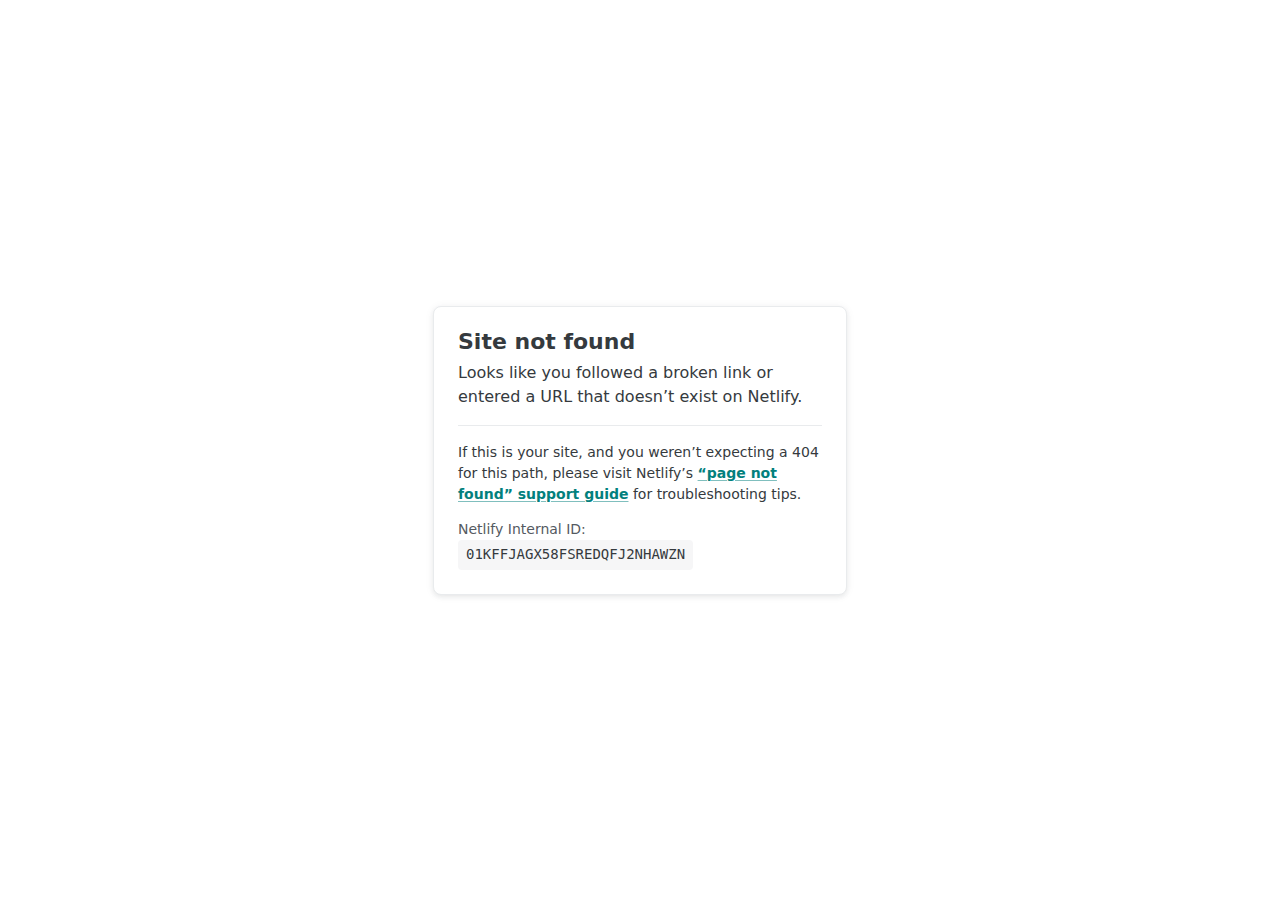
<file: index.html>
<!doctype html><html lang=en><meta charset=utf-8><meta name=viewport content="width=device-width,initial-scale=1"><title>Site not found</title><style>:root{--colorRgbFacetsTeal600:2 128 125;--colorTealAction:var(--colorRgbFacetsTeal600);--colorRgbFacetsNeutralLight100:246 246 247;--colorRgbFacetsNeutralLight200:233 235 237;--colorHr:var(--colorRgbFacetsNeutralLight200);--colorRgbFacetsNeutralLight700:53 58 62;--colorGrayDarkest:var(--colorRgbFacetsNeutralLight700);--colorGrayLighter:var(--colorRgbFacetsNeutralLight200);--colorGrayLightest:var(--colorRgbFacetsNeutralLight100);--colorText:var(--colorGrayDarkest);--effectShadowLightShallow:0 1px 10px 0 rgb(53 58 62 / 6%),
          0 2px 4px 0 rgb(53 58 62 / 8%);--colorRgbFacetsNeutralDark900:6 11 16;--colorStackText:rgb(var(--colorGrayDarkest));--colorCodeText:rgb(var(--colorGrayLightest));--colorRgbFacetsNeutralLight600:84 90 97;--colorGrayDarker:var(--colorRgbFacetsNeutralLight600);--colorTextMuted:var(--colorGrayDarker)}body{font-family:system-ui,-apple-system,BlinkMacSystemFont,segoe ui,Roboto,Helvetica,Arial,sans-serif,apple color emoji,segoe ui emoji,segoe ui symbol;background:#fff;overflow:hidden;margin:0;padding:0;line-height:1.5;color:rgb(var(--colorText))}@media(prefers-color-scheme:dark){body{background:rgb(var(--colorRgbFacetsNeutralDark900))}}h1{margin:0;font-size:1.375rem;line-height:1}h1+p{margin-top:8px}.main{position:relative;display:flex;flex-direction:column;align-items:center;justify-content:center;height:100vh;width:100vw}.card{position:relative;width:75%;max-width:364px;padding:24px;background:#fff;border-radius:8px;box-shadow:var(--effectShadowLightShallow);border:1px solid rgb(var(--colorGrayLighter))}a{margin:0;font-weight:600;color:rgb(var(--colorTealAction));text-decoration-skip-ink:all;text-decoration-thickness:1px;text-underline-offset:2px;text-decoration-color:rgb(var(--colorTealAction)/.5);transition:text-decoration-color .15s ease-in-out}a:hover,a:focus-visible{text-decoration-color:rgb(var(--colorTealAction))}p:last-of-type{margin-bottom:0}hr{border:0;height:1px;background:rgb(var(--colorHr));margin-top:16px;margin-bottom:16px}.your-site{font-size:.875rem}.internal-id{font-size:.875rem;color:rgb(var(--colorTextMuted))}.inline-code{display:inline-block;background-color:var(--colorCodeText);color:var(--colorStackText);padding:4px 8px;border-radius:4px;font-size:.875rem;overflow-wrap:anywhere;font-family:ui-monospace,SFMono-Regular,Menlo,Monaco,Consolas,liberation mono,courier new,monospace;user-select:all}</style><div class=main><div class=card><h1>Site not found</h1><p>Looks like you followed a broken link or entered a URL that doesn’t
exist on Netlify.<hr><p class=your-site>If this is your site, and you weren’t expecting a 404 for this path,
please visit Netlify’s
<a href="https://answers.netlify.com/t/support-guide-i-ve-deployed-my-site-but-i-still-see-page-not-found/125?utm_source=404page&utm_campaign=community_tracking">“page not found” support guide</a>
for troubleshooting tips.<p class=internal-id>Netlify Internal ID:
<span class="inline-code request-id"><code>01KFFJAGX58FSREDQFJ2NHAWZN</code></span></div></div>
</file>
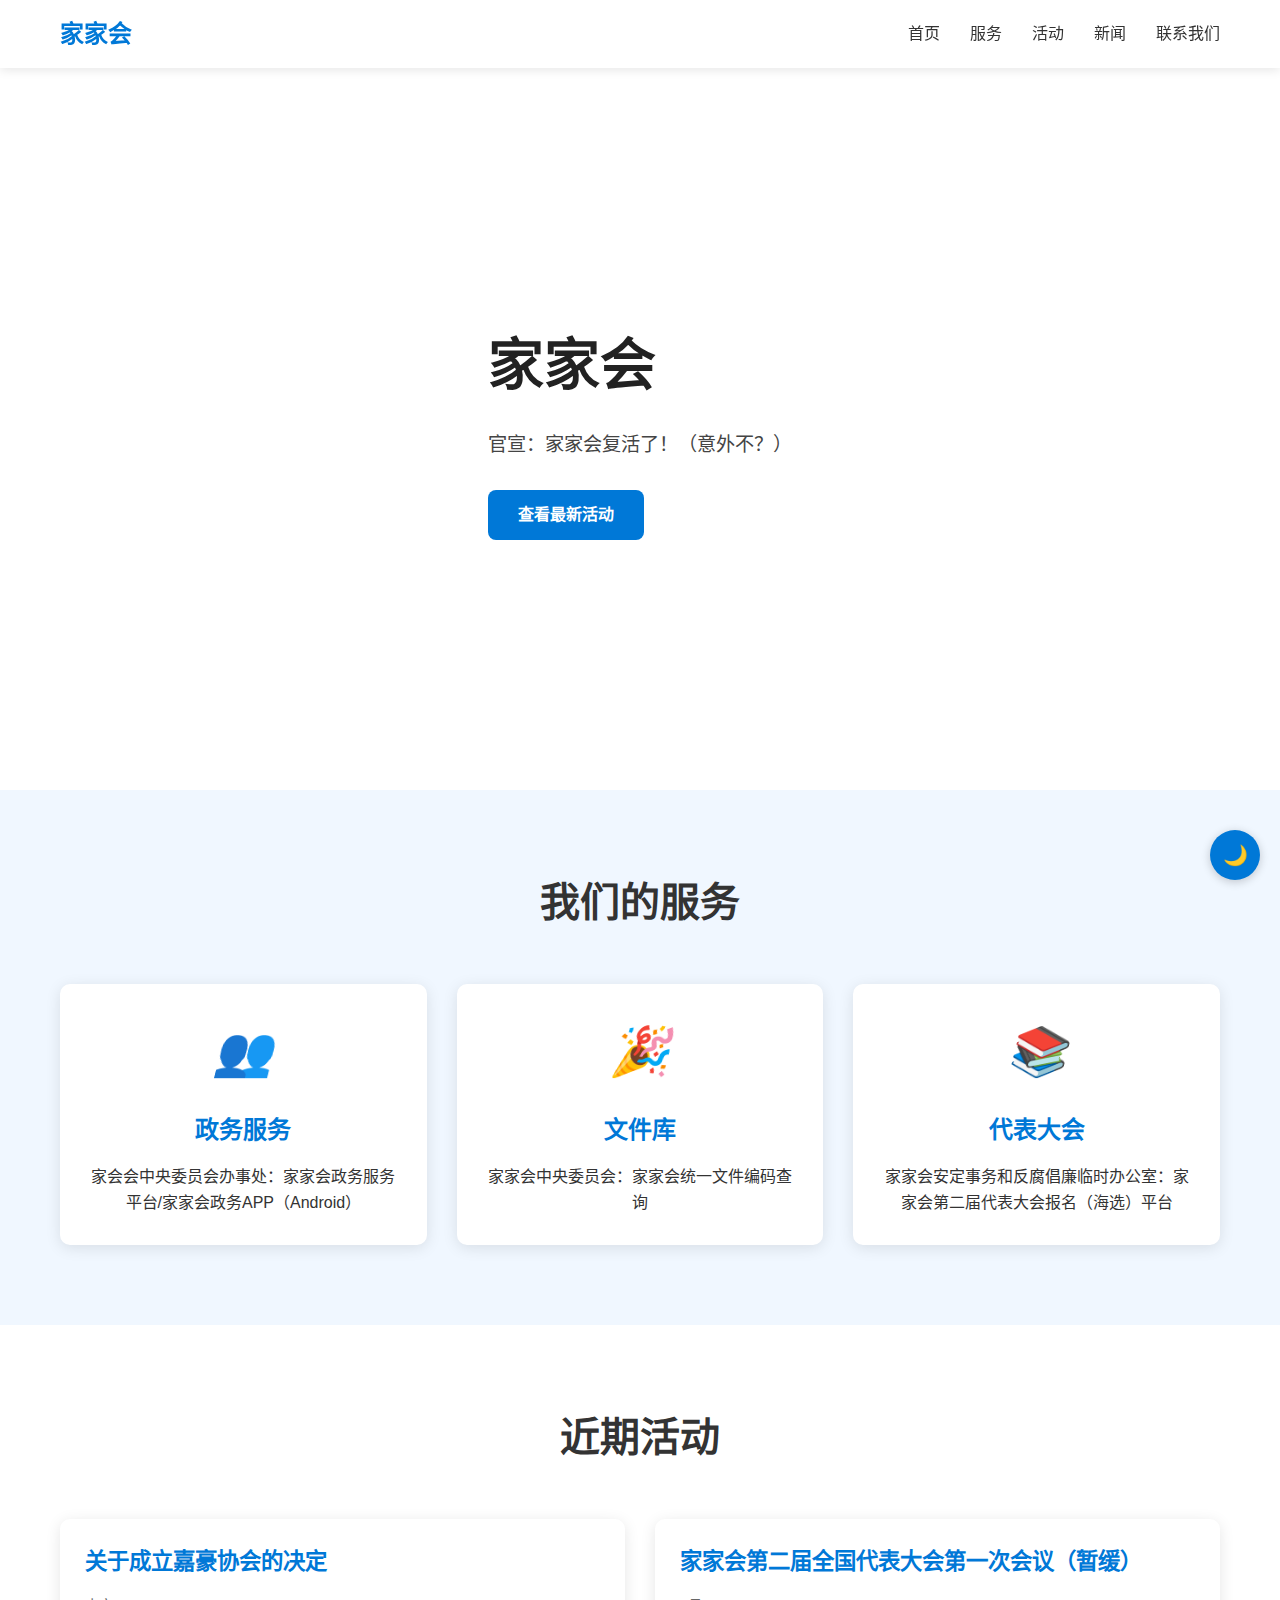
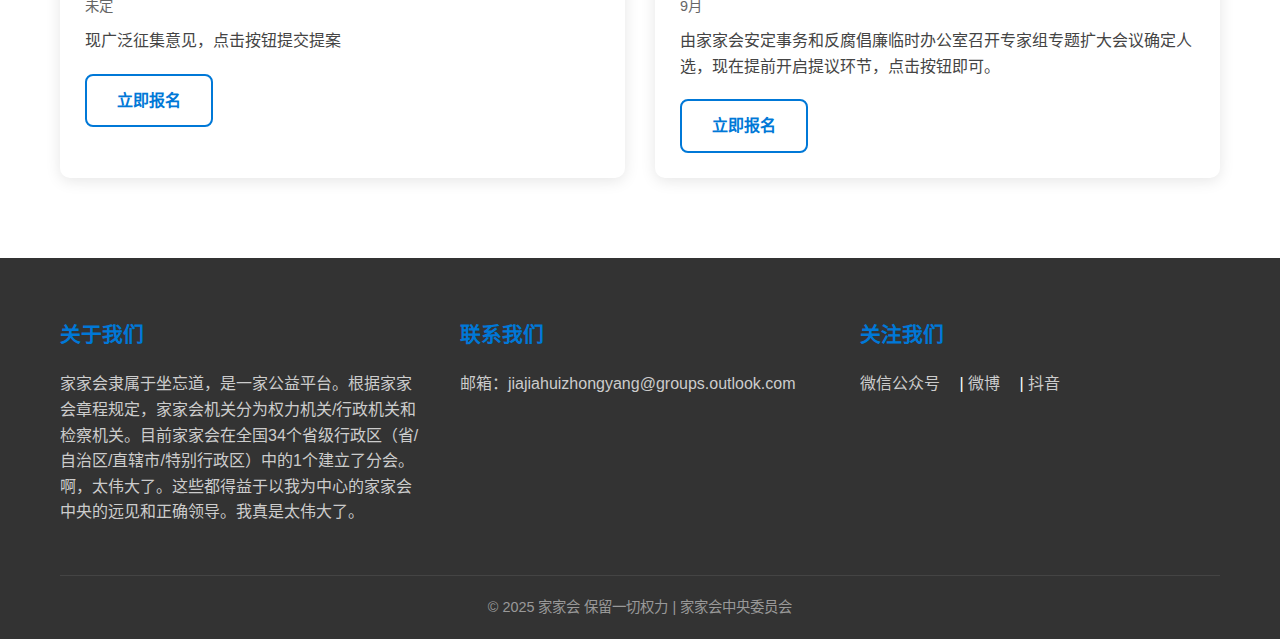
<file: index copy.html>
<!DOCTYPE html>
<html lang="zh-CN">
<head>
    <meta charset="UTF-8">
    <meta name="viewport" content="width=device-width, initial-scale=1.0">
    <title>家家会官方网站</title>
    <link rel="stylesheet" href="样式/styles.css">
</head>
<body>
    <!-- 导航栏 -->
    <header class="header">
        <div class="container">
            <a href="#" class="logo">家家会</a>
            <nav class="nav">
                <ul class="nav-list">
                    <li><a href="#home">首页</a></li>
                    <li><a href="#services">服务</a></li>
                    <li><a href="#activities">活动</a></li>
                    <li><a href="/新闻.html">新闻</a></li>
                    <li><a href="#contact">联系我们</a></li>
                </ul>
            </nav>
            <button class="mobile-menu">☰</button>
        </div>
    </header>

    <!-- 首页大图 -->
    <section class="hero" id="home">
        <div class="container">
            <h1>家家会</h1>
            <p>官宣：家家会复活了！（意外不？）</p>
            <a href="#activities" class="cta-button">查看最新活动</a>
        </div>
    </section>

    <!-- 核心服务 -->
    <section class="services" id="services">
        <div class="container">
            <h2>我们的服务</h2>
            <div class="service-cards">
                <div class="card">
                    <i class="icon">👥</i>
                    <h3>政务服务</h3>
                    <p>家会会中央委员会办事处：家家会政务服务平台/家家会政务APP（Android）</p>
                </div>
                <div class="card">
                    <i class="icon">🎉</i>
                    <h3>文件库</h3>
                    <p>家家会中央委员会：家家会统一文件编码查询</p>
                </div>
                <div class="card">
                    <i class="icon">📚</i>
                    <h3>代表大会</h3>
                    <p>家家会安定事务和反腐倡廉临时办公室：家家会第二届代表大会报名（海选）平台</p>
                </div>
            </div>
        </div>
    </section>

    <!-- 最新活动 -->
    <section class="activities" id="activities">
        <div class="container">
            <h2>近期活动</h2>
            <div class="activity-list">
                <div class="activity-card">
                    <h3>关于成立嘉豪协会的决定</h3>
                    <p class="time">未定</p>
                    <p class="desc">现广泛征集意见，点击按钮提交提案</p>
                    <a href="https://forms.office.com/Pages/ResponsePage.aspx?id=DQSIkWdsW0yxEjajBLZtrQAAAAAAAAAAAANAAVgsPCNUOUc2MVBLVFNORUNETlA4Vkw1OTFXUUZTMy4u" class="join-btn">立即报名</a>
                </div>
                <div class="activity-card">
                    <h3>家家会第二届全国代表大会第一次会议（暂缓）</h3>
                    <p class="time">9月</p>
                    <p class="desc">由家家会安定事务和反腐倡廉临时办公室召开专家组专题扩大会议确定人选，现在提前开启提议环节，点击按钮即可。</p>
                    <a href="https://forms.office.com/Pages/ResponsePage.aspx?id=DQSIkWdsW0yxEjajBLZtrQAAAAAAAAAAAANAAVgsPCNURThOSlNJSjdGWFJFN0pYNThRSzMyVEk2SC4u" class="join-btn">立即报名</a>
                </div>
            </div>
        </div>
    </section>

    <!-- 底部信息 -->
    <footer class="footer" id="contact">
        <div class="container">
            <div class="footer-content">
                <div class="footer-section">
                    <h4>关于我们</h4>
                    <p>家家会隶属于坐忘道，是一家公益平台。根据家家会章程规定，家家会机关分为权力机关/行政机关和检察机关。目前家家会在全国34个省级行政区（省/自治区/直辖市/特别行政区）中的1个建立了分会。啊，太伟大了。这些都得益于以我为中心的家家会中央的远见和正确领导。我真是太伟大了。</p>
                </div>
                <div class="footer-section">
                    <h4>联系我们</h4>
                    <p>邮箱：jiajiahuizhongyang@groups.outlook.com</p>
                </div>
                <div class="footer-section">
                    <h4>关注我们</h4>
                    <div class="social-links">
                        <a href="#">微信公众号</a> | 
                        <a href="#">微博</a> | 
                        <a href="#">抖音</a>
                    </div>
                </div>
            </div>
            <div class="copyright">
                <p>© 2025 家家会 保留一切权力 | 家家会中央委员会</p>
            </div>
        </div>
    </footer>

    <!-- 深色模式切换按钮 -->
    <button class="theme-toggle" id="themeToggle">🌙</button>

    <script>
        // 检测系统主题偏好
        const prefersDarkScheme = window.matchMedia('(prefers-color-scheme: dark)');
        const themeToggle = document.getElementById('themeToggle');
        const body = document.body;

        // 初始化主题（优先使用本地存储的设置，其次使用系统偏好）
        const currentTheme = localStorage.getItem('theme') || 
                            (prefersDarkScheme.matches ? 'dark' : 'light');
        
        if (currentTheme === 'dark') {
            body.classList.add('dark-mode');
            themeToggle.textContent = '☀️';
        }

        // 监听系统主题变化
        prefersDarkScheme.addEventListener('change', (e) => {
            const newTheme = e.matches ? 'dark' : 'light';
            body.classList.toggle('dark-mode', e.matches);
            themeToggle.textContent = e.matches ? '☀️' : '🌙';
            localStorage.setItem('theme', newTheme);
        });

        // 切换主题
        themeToggle.addEventListener('click', () => {
            body.classList.toggle('dark-mode');
            const isDarkMode = body.classList.contains('dark-mode');
            themeToggle.textContent = isDarkMode ? '☀️' : '🌙';
            localStorage.setItem('theme', isDarkMode ? 'dark' : 'light');
        });
    </script>
</body>
</html>

<!-- fucking qianwei -->
</file>
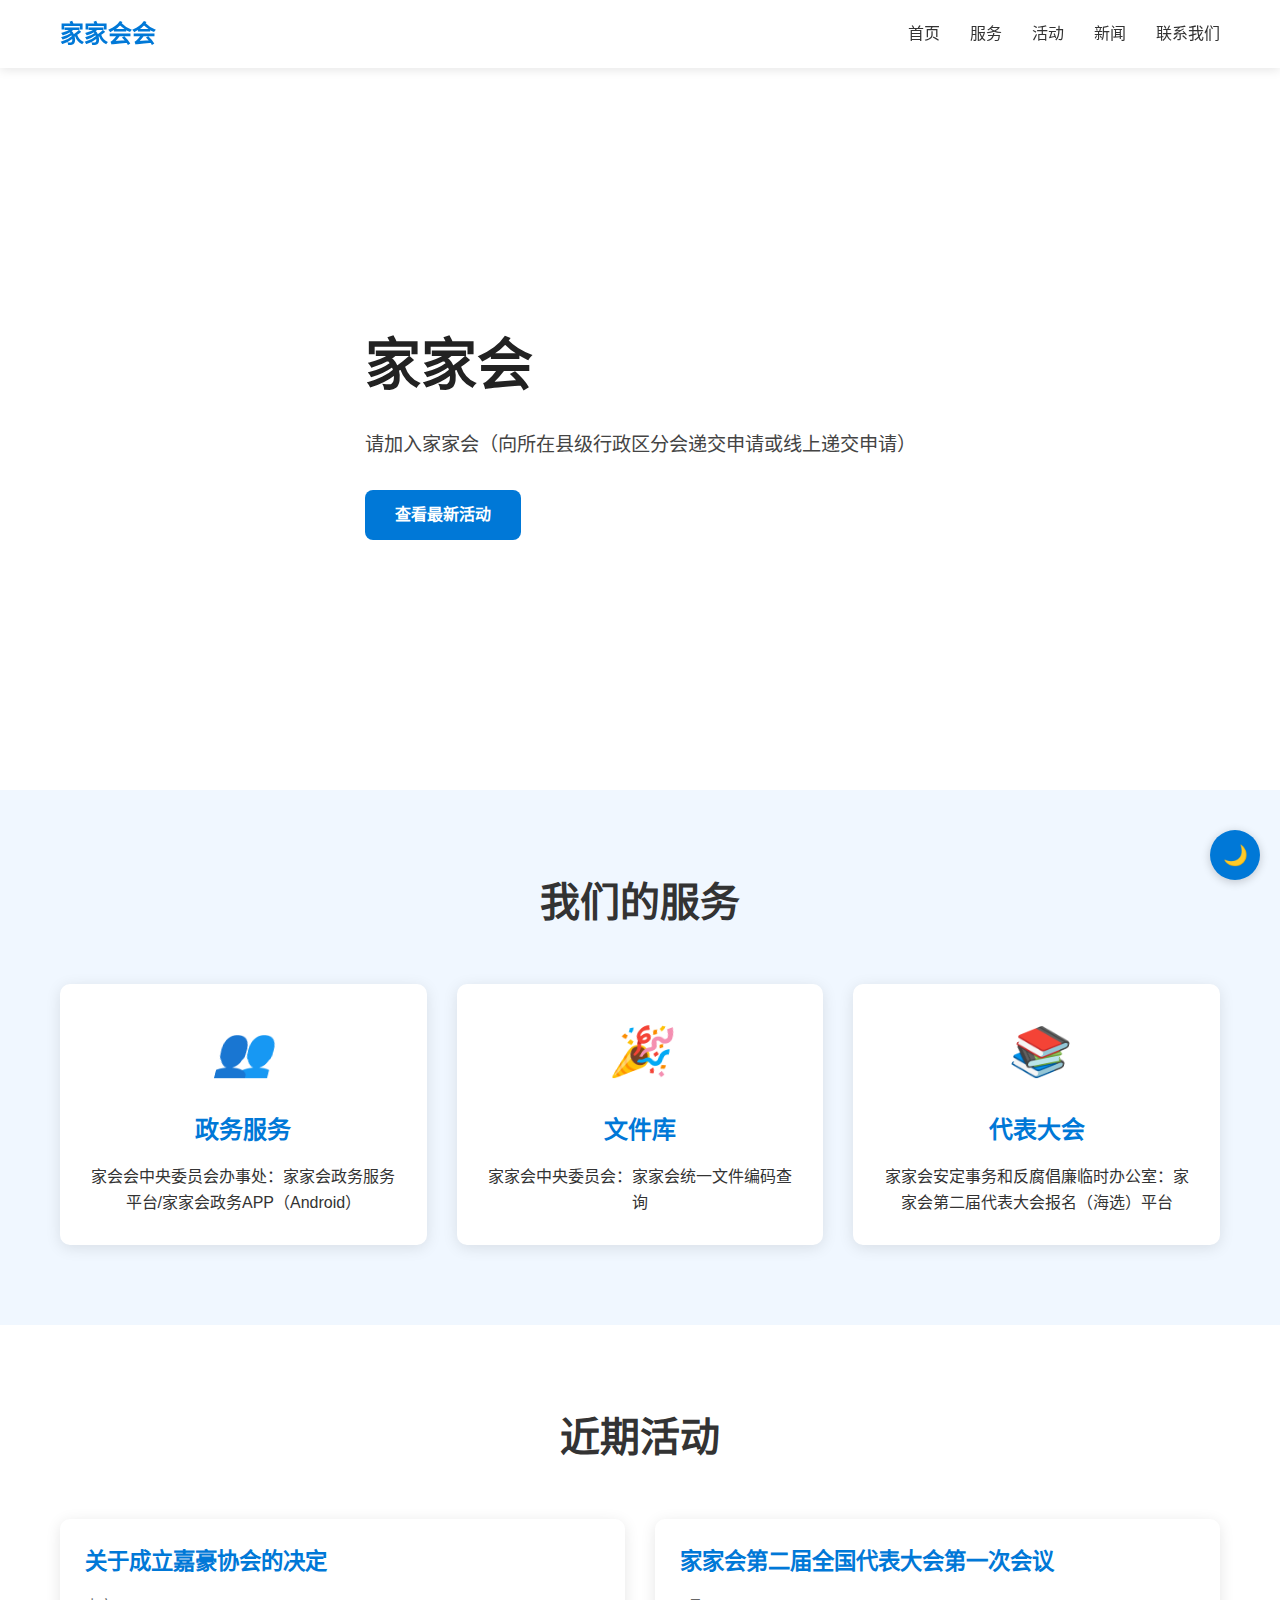
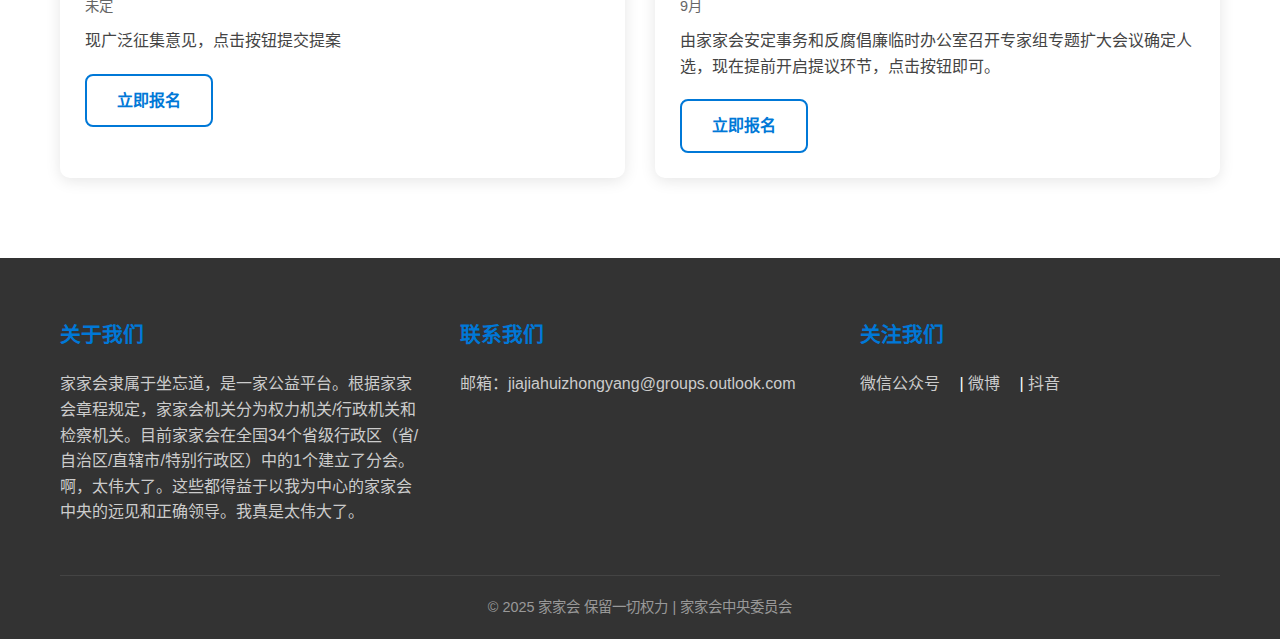
<file: oldindex.html>
<!DOCTYPE html>
<html lang="zh-CN">
<head>
    <meta charset="UTF-8">
    <meta name="viewport" content="width=device-width, initial-scale=1.0">
    <title>家家会官方网站</title>
    <link rel="stylesheet" href="样式/styles.css">
</head>
<body>
    <!-- 导航栏 -->
    <header class="header">
        <div class="container">
            <a href="#" class="logo">家家会会</a>
            <nav class="nav">
                <ul class="nav-list">
                    <li><a href="#home">首页</a></li>
                    <li><a href="#services">服务</a></li>
                    <li><a href="#activities">活动</a></li>
                    <li><a href="/新闻.html">新闻</a></li>
                    <li><a href="#contact">联系我们</a></li>
                </ul>
            </nav>
            <button class="mobile-menu">☰</button>
        </div>
    </header>

    <!-- 首页大图 -->
    <section class="hero" id="home">
        <div class="container">
            <h1>家家会</h1>
            <p> 请加入家家会（向所在县级行政区分会递交申请或线上递交申请）</p>
            <a href="#activities" class="cta-button">查看最新活动</a>
        </div>
    </section>

    <!-- 核心服务 -->
    <section class="services" id="services">
        <div class="container">
            <h2>我们的服务</h2>
            <div class="service-cards">
                <div class="card">
                    <i class="icon">👥</i>
                    <h3>政务服务</h3>
                    <p>家会会中央委员会办事处：家家会政务服务平台/家家会政务APP（Android）</p>
                </div>
                <div class="card">
                    <i class="icon">🎉</i>
                    <h3>文件库</h3>
                    <p>家家会中央委员会：家家会统一文件编码查询</p>
                </div>
                <div class="card">
                    <i class="icon">📚</i>
                    <h3>代表大会</h3>
                    <p>家家会安定事务和反腐倡廉临时办公室：家家会第二届代表大会报名（海选）平台</p>
                </div>
            </div>
        </div>
    </section>

    <!-- 最新活动 -->
    <section class="activities" id="activities">
        <div class="container">
            <h2>近期活动</h2>
            <div class="activity-list">
                <div class="activity-card">
                    <h3>关于成立嘉豪协会的决定</h3>
                    <p class="time">未定</p>
                    <p class="desc">现广泛征集意见，点击按钮提交提案</p>
                    <a href="https://forms.office.com/Pages/ResponsePage.aspx?id=DQSIkWdsW0yxEjajBLZtrQAAAAAAAAAAAANAAVgsPCNUOUc2MVBLVFNORUNETlA4Vkw1OTFXUUZTMy4u" class="join-btn">立即报名</a>
                </div>
                <div class="activity-card">
                    <h3>家家会第二届全国代表大会第一次会议</h3>
                    <p class="time">9月</p>
                    <p class="desc">由家家会安定事务和反腐倡廉临时办公室召开专家组专题扩大会议确定人选，现在提前开启提议环节，点击按钮即可。</p>
                    <a href="https://forms.office.com/Pages/ResponsePage.aspx?id=DQSIkWdsW0yxEjajBLZtrQAAAAAAAAAAAANAAVgsPCNURThOSlNJSjdGWFJFN0pYNThRSzMyVEk2SC4u" class="join-btn">立即报名</a>
                </div>
            </div>
        </div>
    </section>

    <!-- 底部信息 -->
    <footer class="footer" id="contact">
        <div class="container">
            <div class="footer-content">
                <div class="footer-section">
                    <h4>关于我们</h4>
                    <p>家家会隶属于坐忘道，是一家公益平台。根据家家会章程规定，家家会机关分为权力机关/行政机关和检察机关。目前家家会在全国34个省级行政区（省/自治区/直辖市/特别行政区）中的1个建立了分会。啊，太伟大了。这些都得益于以我为中心的家家会中央的远见和正确领导。我真是太伟大了。</p>
                </div>
                <div class="footer-section">
                    <h4>联系我们</h4>
                    <p>邮箱：jiajiahuizhongyang@groups.outlook.com</p>
                </div>
                <div class="footer-section">
                    <h4>关注我们</h4>
                    <div class="social-links">
                        <a href="#">微信公众号</a> | 
                        <a href="#">微博</a> | 
                        <a href="#">抖音</a>
                    </div>
                </div>
            </div>
            <div class="copyright">
                <p>© 2025 家家会 保留一切权力 | 家家会中央委员会</p>
            </div>
        </div>
    </footer>

    <!-- 深色模式切换按钮 -->
    <button class="theme-toggle" id="themeToggle">🌙</button>

    <script>
        // 检测系统主题偏好
        const prefersDarkScheme = window.matchMedia('(prefers-color-scheme: dark)');
        const themeToggle = document.getElementById('themeToggle');
        const body = document.body;

        // 初始化主题（优先使用本地存储的设置，其次使用系统偏好）
        const currentTheme = localStorage.getItem('theme') || 
                            (prefersDarkScheme.matches ? 'dark' : 'light');
        
        if (currentTheme === 'dark') {
            body.classList.add('dark-mode');
            themeToggle.textContent = '☀️';
        }

        // 监听系统主题变化
        prefersDarkScheme.addEventListener('change', (e) => {
            const newTheme = e.matches ? 'dark' : 'light';
            body.classList.toggle('dark-mode', e.matches);
            themeToggle.textContent = e.matches ? '☀️' : '🌙';
            localStorage.setItem('theme', newTheme);
        });

        // 切换主题
        themeToggle.addEventListener('click', () => {
            body.classList.toggle('dark-mode');
            const isDarkMode = body.classList.contains('dark-mode');
            themeToggle.textContent = isDarkMode ? '☀️' : '🌙';
            localStorage.setItem('theme', isDarkMode ? 'dark' : 'light');
        });
    </script>
</body>
</html>

<!-- fucking qianwei -->
</file>
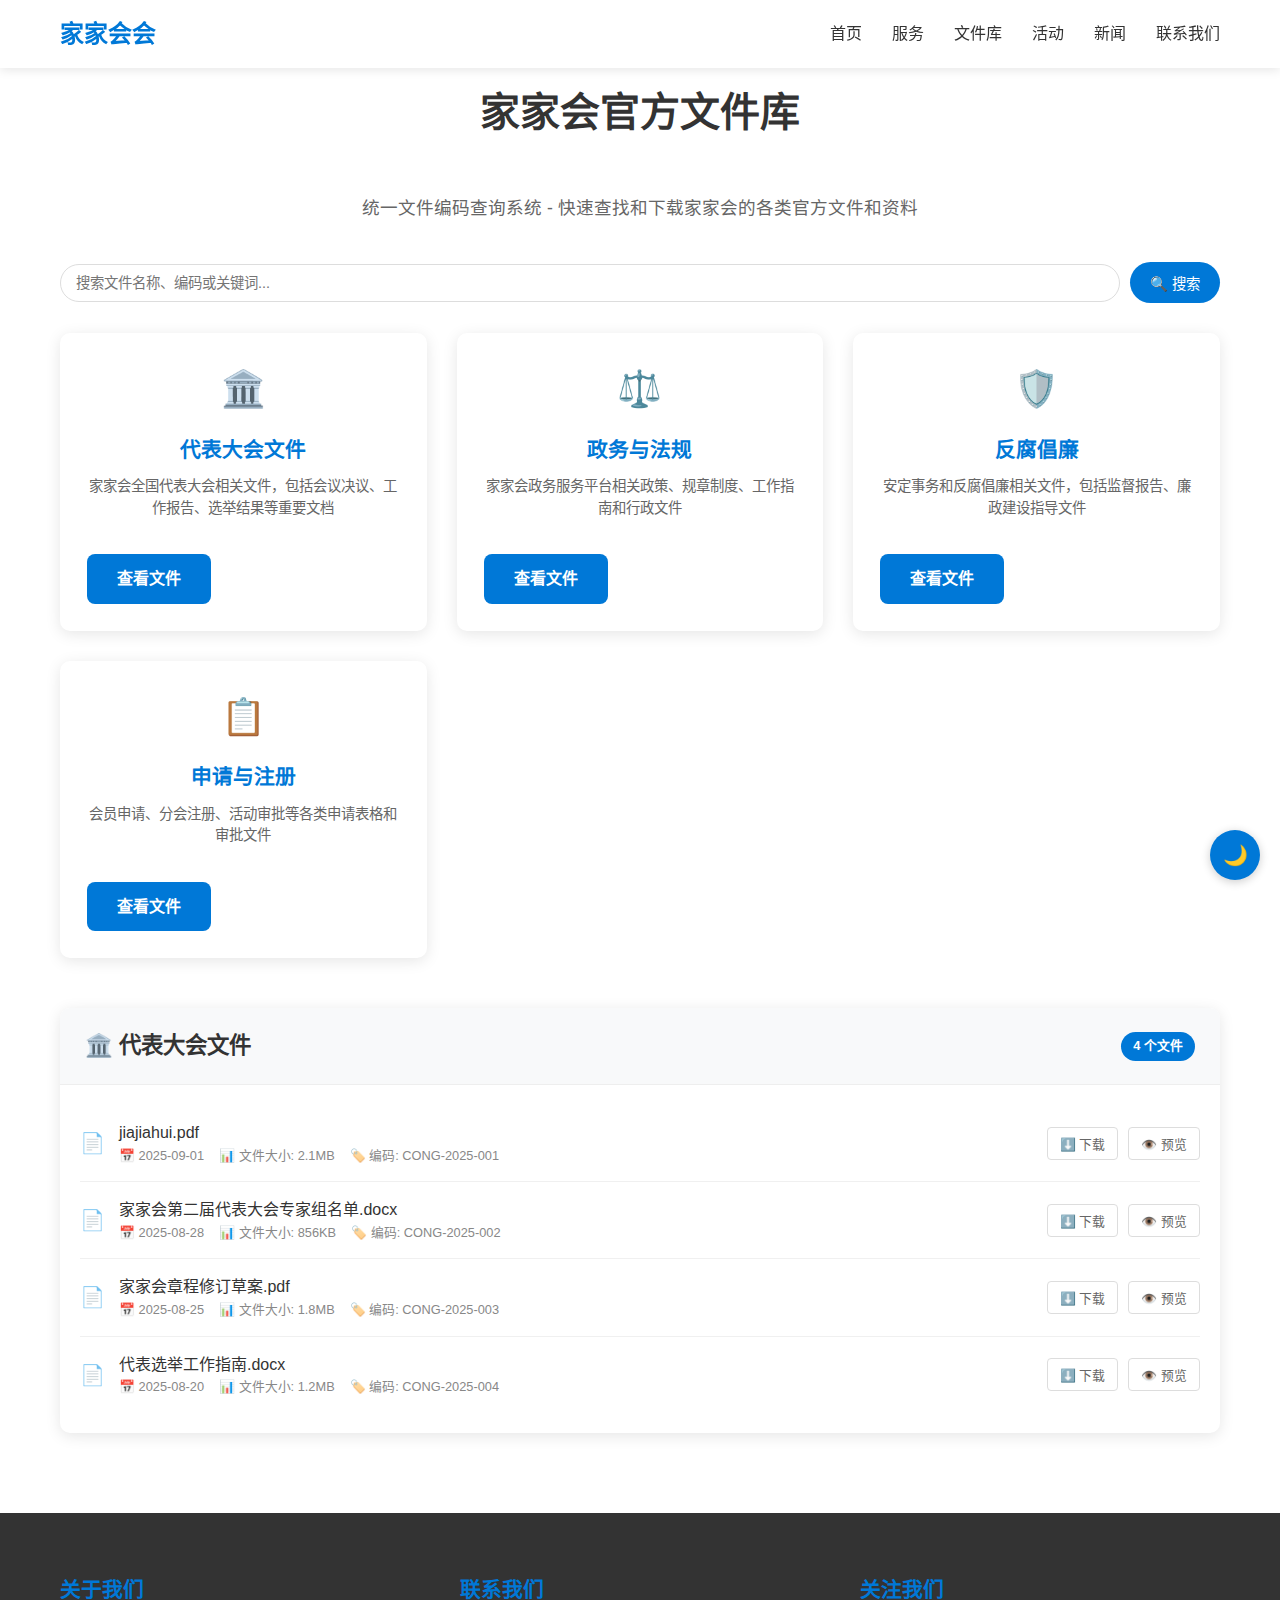
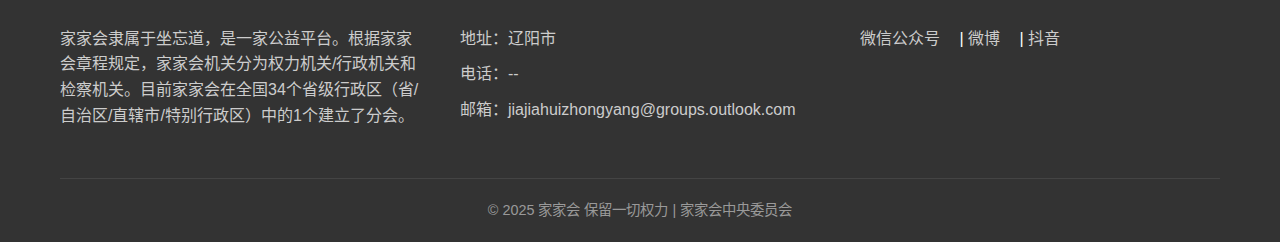
<file: 文件库.html>
<!DOCTYPE html>
<html lang="zh-CN">
<head>
    <meta charset="UTF-8">
    <meta name="viewport" content="width=device-width, initial-scale=1.0">
    <title>家家会 - 官方文件库</title>
    <link rel="stylesheet" href="样式/styles.css">
    <style>
        /* 文件库特定样式 */
        .file-library {
            padding: 80px 0;
            background: #fff;
            transition: backgroun 0.3s;
        }
        
        body.dark-mode .file-library {
            background: #1a1a1a;
        }
        
        .file-library h2 {
            text-align: center;
            font-size: 2.5rem;
            margin-bottom: 50px;
            color: #333;
        }
        
        body.dark-mode .file-library h2 {
            color: #f0f0f0;
        }
        
        .file-categories {
            display: grid;
            grid-template-columns: repeat(auto-fit, minmax(280px, 1fr));
            gap: 30px;
            margin-bottom: 50px;
        }
        
        .category-card {
            background: white;
            padding: 25px;
            border-radius: 10px;
            box-shadow: 0 3px 15px rgba(0,0,0,0.1);
            transition: all 0.3s;
            border: 2px solid transparent;
        }
        
        body.dark-mode .category-card {
            background: #333;
            box-shadow: 0 3px 15px rgba(0,0,0,0.3);
        }
        
        .category-card:hover {
            transform: translateY(-5px);
            border-color: #0078D7;
            box-shadow: 0 5px 25px rgba(0,120,215,0.2);
        }
        
        body.dark-mode .category-card:hover {
            box-shadow: 0 5px 25px rgba(0,120,215,0.3);
        }
        
        .category-icon {
            font-size: 36px;
            margin-bottom: 15px;
            display: block;
            text-align: center;
        }
        
        .category-card h3 {
            font-size: 1.3rem;
            margin-bottom: 10px;
            color: #0078D7;
            text-align: center;
        }
        
        .category-description {
            color: #666;
            text-align: center;
            margin-bottom: 20px;
            font-size: 0.9rem;
            line-height: 1.5;
        }
        
        body.dark-mode .category-description {
            color: #999;
        }
        
        .file-list {
            background: white;
            border-radius: 10px;
            box-shadow: 0 3px 15px rgba(0,0,0,0.1);
            overflow: hidden;
            transition: all 0.3s;
        }
        
        body.dark-mode .file-list {
            background: #333;
            box-shadow: 0 3px 15px rgba(0,0,0,0.3);
        }
        
        .file-list-header {
            background: #f8f9fa;
            padding: 20px 25px;
            border-bottom: 1px solid #eee;
            display: flex;
            justify-content: space-between;
            align-items: center;
        }
        
        body.dark-mode .file-list-header {
            background: #444;
            border-bottom-color: #555;
        }
        
        .file-list-header h3 {
            color: #333;
            font-size: 1.4rem;
        }
        
        body.dark-mode .file-list-header h3 {
            color: #f0f0f0;
        }
        
        .file-count {
            background: #0078D7;
            color: white;
            padding: 4px 12px;
            border-radius: 15px;
            font-size: 0.8rem;
            font-weight: bold;
        }
        
        .file-items {
            padding: 20px;
        }
        
        .file-item {
            display: flex;
            align-items: center;
            padding: 15px 0;
            border-bottom: 1px solid #f0f0f0;
            transition: background 0.2s;
        }
        
        body.dark-mode .file-item {
            border-bottom-color: #555;
        }
        
        .file-item:last-child {
            border-bottom: none;
        }
        
        .file-item:hover {
            background: #f8f9fa;
            margin: 0 -25px;
            padding-left: 25px;
            padding-right: 25px;
            border-radius: 8px;
        }
        
        body.dark-mode .file-item:hover {
            background: #444;
        }
        
        .file-icon {
            font-size: 20px;
            margin-right: 15px;
            color: #0078D7;
            width: 24px;
            text-align: center;
        }
        
        .file-info {
            flex: 1;
        }
        
        .file-name {
            font-weight: 500;
            color: #333;
            margin-bottom: 4px;
            cursor: pointer;
            text-decoration: none;
        }
        
        body.dark-mode .file-name {
            color: #f0f0f0;
        }
        
        .file-name:hover {
            color: #0078D7;
            text-decoration: underline;
        }
        
        .file-meta {
            font-size: 0.8rem;
            color: #888;
            display: flex;
            gap: 15px;
        }
        
        body.dark-mode .file-meta {
            color: #999;
        }
        
        .file-actions {
            display: flex;
            gap: 10px;
        }
        
        .file-action-btn {
            background: none;
            border: 1px solid #ddd;
            color: #666;
            padding: 6px 12px;
            border-radius: 4px;
            cursor: pointer;
            font-size: 0.8rem;
            transition: all 0.2s;
        }
        
        body.dark-mode .file-action-btn {
            background: #555;
            border-color: #666;
            color: #ccc;
        }
        
        .file-action-btn:hover {
            background: #0078D7;
            color: white;
            border-color: #0078D7;
        }
        
        .file-action-btn:hover i {
            color: white;
        }
        
        .search-file {
            margin-bottom: 30px;
            display: flex;
            gap: 10px;
            align-items: center;
        }
        
        .search-file input {
            flex: 1;
            padding: 10px 15px;
            border: 1px solid #ddd;
            border-radius: 25px;
            outline: none;
            font-size: 0.9rem;
        }
        
        body.dark-mode .search-file input {
            background: #333;
            color: #f0f0f0;
            border-color: #555;
        }
        
        .search-file input:focus {
            border-color: #0078D7;
        }
        
        .search-file button {
            background: #0078D7;
            color: white;
            border: none;
            padding: 10px 20px;
            border-radius: 25px;
            cursor: pointer;
            font-size: 0.9rem;
            transition: background 0.2s;
        }
        
        .search-file button:hover {
            background: #005A9E;
        }
        
        /* 响应式设计 */
        @media (max-width: 768px) {
            .file-categories {
                grid-template-columns: 1fr;
            }
            
            .file-list-header {
                flex-direction: column;
                gap: 10px;
                align-items: flex-start;
            }
            
            .file-item {
                flex-direction: column;
                align-items: flex-start;
                gap: 10px;
            }
            
            .file-actions {
                align-self: flex-end;
            }
            
            .search-file {
                flex-direction: column;
                align-items: stretch;
            }
            
            .search-file input,
            .search-file button {
                width: 100%;
            }
        }
    </style>
</head>
<body>
    <!-- 导航栏 -->
    <header class="header">
        <div class="container">
            <a href="index.html" class="logo">家家会会</a>
            <nav class="nav">
                <ul class="nav-list">
                    <li><a href="index.html#home">首页</a></li>
                    <li><a href="index.html#services">服务</a></li>
                    <li><a href="#" class="active">文件库</a></li>
                    <li><a href="index.html#activities">活动</a></li>
                    <li><a href="/新闻.html">新闻</a></li>
                    <li><a href="index.html#contact">联系我们</a></li>
                </ul>
            </nav>
            <button class="mobile-menu">☰</button>
        </div>
    </header>

    <!-- 文件库主内容 -->
    <section class="file-library" id="fileLibrary">
        <div class="container">
            <h2>家家会官方文件库</h2>
            <p style="text-align: center; font-size: 1.1rem; color: #666; margin-bottom: 40px; max-width: 600px; margin-left: auto; margin-right: auto;">
                统一文件编码查询系统 - 快速查找和下载家家会的各类官方文件和资料
            </p>
            
            <!-- 搜索功能 -->
            <div class="search-file">
                <input type="text" id="fileSearchInput" placeholder="搜索文件名称、编码或关键词...">
                <button onclick="searchFiles()">🔍 搜索</button>
            </div>
            
            <!-- 文件分类 -->
            <div class="file-categories">
                <div class="category-card">
                    <span class="category-icon">🏛️</span>
                    <h3>代表大会文件</h3>
                    <p class="category-description">家家会全国代表大会相关文件，包括会议决议、工作报告、选举结果等重要文档</p>
                    <a href="#congress-files" class="cta-button" style="display: inline-block; margin-top: 15px; text-decoration: none;">查看文件</a>
                </div>
                
                <div class="category-card">
                    <span class="category-icon">⚖️</span>
                    <h3>政务与法规</h3>
                    <p class="category-description">家家会政务服务平台相关政策、规章制度、工作指南和行政文件</p>
                    <a href="#government-files" class="cta-button" style="display: inline-block; margin-top: 15px; text-decoration: none;">查看文件</a>
                </div>
                
                <div class="category-card">
                    <span class="category-icon">🛡️</span>
                    <h3>反腐倡廉</h3>
                    <p class="category-description">安定事务和反腐倡廉相关文件，包括监督报告、廉政建设指导文件</p>
                    <a href="#anti-corruption-files" class="cta-button" style="display: inline-block; margin-top: 15px; text-decoration: none;">查看文件</a>
                </div>
                
                <div class="category-card">
                    <span class="category-icon">📋</span>
                    <h3>申请与注册</h3>
                    <p class="category-description">会员申请、分会注册、活动审批等各类申请表格和审批文件</p>
                    <a href="#application-files" class="cta-button" style="display: inline-block; margin-top: 15px; text-decoration: none;">查看文件</a>
                </div>
            </div>
            
            <!-- 代表大会文件 -->
            <div class="file-list" id="congress-files">
                <div class="file-list-header">
                    <h3>🏛️ 代表大会文件</h3>
                    <span class="file-count">4 个文件</span>
                </div>
                <div class="file-items">
                    <div class="file-item">
                        <span class="file-icon">📄</span>
                        <div class="file-info">
                            <a href="#" class="file-name" onclick="downloadFile('/文件库/document.pdf')">jiajiahui.pdf</a>
                            <div class="file-meta">
                                <span>📅 2025-09-01</span>
                                <span>📊 文件大小: 2.1MB</span>
                                <span>🏷️ 编码: CONG-2025-001</span>
                            </div>
                        </div>
                        <div class="file-actions">
                            <button class="file-action-btn" onclick="downloadFile('家家会第二届代表大会报名（海选）平台说明.pdf')" title="下载">⬇️ 下载</button>
                            <button class="file-action-btn" onclick="previewFile('家家会第二届代表大会报名（海选）平台说明.pdf')" title="预览">👁️ 预览</button>
                        </div>
                    </div>
                    
                    <div class="file-item">
                        <span class="file-icon">📄</span>
                        <div class="file-info">
                            <a href="#" class="file-name" onclick="downloadFile('家家会第二届代表大会专家组名单.docx')">家家会第二届代表大会专家组名单.docx</a>
                            <div class="file-meta">
                                <span>📅 2025-08-28</span>
                                <span>📊 文件大小: 856KB</span>
                                <span>🏷️ 编码: CONG-2025-002</span>
                            </div>
                        </div>
                        <div class="file-actions">
                            <button class="file-action-btn" onclick="downloadFile('家家会第二届代表大会专家组名单.docx')" title="下载">⬇️ 下载</button>
                            <button class="file-action-btn" onclick="previewFile('家家会第二届代表大会专家组名单.docx')" title="预览">👁️ 预览</button>
                        </div>
                    </div>
                    
                    <div class="file-item">
                        <span class="file-icon">📄</span>
                        <div class="file-info">
                            <a href="#" class="file-name" onclick="downloadFile('家家会章程修订草案.pdf')">家家会章程修订草案.pdf</a>
                            <div class="file-meta">
                                <span>📅 2025-08-25</span>
                                <span>📊 文件大小: 1.8MB</span>
                                <span>🏷️ 编码: CONG-2025-003</span>
                            </div>
                        </div>
                        <div class="file-actions">
                            <button class="file-action-btn" onclick="downloadFile('家家会章程修订草案.pdf')" title="下载">⬇️ 下载</button>
                            <button class="file-action-btn" onclick="previewFile('家家会章程修订草案.pdf')" title="预览">👁️ 预览</button>
                        </div>
                    </div>
                    
                    <div class="file-item">
                        <span class="file-icon">📄</span>
                        <div class="file-info">
                            <a href="#" class="file-name" onclick="downloadFile('代表选举工作指南.docx')">代表选举工作指南.docx</a>
                            <div class="file-meta">
                                <span>📅 2025-08-20</span>
                                <span>📊 文件大小: 1.2MB</span>
                                <span>🏷️ 编码: CONG-2025-004</span>
                            </div>
                        </div>
                        <div class="file-actions">
                            <button class="file-action-btn" onclick="downloadFile('代表选举工作指南.docx')" title="下载">⬇️ 下载</button>
                            <button class="file-action-btn" onclick="previewFile('代表选举工作指南.docx')" title="预览">👁️ 预览</button>
                        </div>
                    </div>
                </div>
            </div>
            
            <!-- 政务与法规文件 -->
            <div class="file-list" id="government-files" style="display: none;">
                <div class="file-list-header">
                    <h3>⚖️ 政务与法规文件</h3>
                    <span class="file-count">6 个文件</span>
                </div>
                <div class="file-items">
                    <div class="file-item">
                        <span class="file-icon">📄</span>
                        <div class="file-info">
                            <a href="#" class="file-name" onclick="downloadFile('家家会政务服务平台使用手册.pdf')">家家会政务服务平台使用手册.pdf</a>
                            <div class="file-meta">
                                <span>📅 2025-08-15</span>
                                <span>📊 文件大小: 3.2MB</span>
                                <span>🏷️ 编码: GOVT-2025-001</span>
                            </div>
                        </div>
                        <div class="file-actions">
                            <button class="file-action-btn" onclick="downloadFile('家家会政务服务平台使用手册.pdf')" title="下载">⬇️ 下载</button>
                            <button class="file-action-btn" onclick="previewFile('家家会政务服务平台使用手册.pdf')" title="预览">👁️ 预览</button>
                        </div>
                    </div>
                    
                    <div class="file-item">
                        <span class="file-icon">📄</span>
                        <div class="file-info">
                            <a href="#" class="file-name" onclick="downloadFile('家家会政务APP(Android)安装包.apk')">家家会政务APP(Android)安装包.apk</a>
                            <div class="file-meta">
                                <span>📅 2025-08-10</span>
                                <span>📊 文件大小: 45.6MB</span>
                                <span>🏷️ 编码: GOVT-2025-002</span>
                            </div>
                        </div>
                        <div class="file-actions">
                            <button class="file-action-btn" onclick="downloadFile('家家会政务APP(Android)安装包.apk')" title="下载">⬇️ 下载</button>
                            <button class="file-action-btn" onclick="previewFile('家家会政务APP(Android)安装包.apk')" title="预览">👁️ 预览</button>
                        </div>
                    </div>
                    
                    <div class="file-item">
                        <span class="file-icon">📄</span>
                        <div class="file-info">
                            <a href="#" class="file-name" onclick="downloadFile('政务服务管理办法.docx')">政务服务管理办法.docx</a>
                            <div class="file-meta">
                                <span>📅 2025-08-05</span>
                                <span>📊 文件大小: 1.5MB</span>
                                <span>🏷️ 编码: GOVT-2025-003</span>
                            </div>
                        </div>
                        <div class="file-actions">
                            <button class="file-action-btn" onclick="downloadFile('政务服务管理办法.docx')" title="下载">⬇️ 下载</button>
                            <button class="file-action-btn" onclick="previewFile('政务服务管理办法.docx')" title="预览">👁️ 预览</button>
                        </div>
                    </div>
                </div>
            </div>
            
            <!-- 反腐倡廉文件 -->
            <div class="file-list" id="anti-corruption-files" style="display: none;">
                <div class="file-list-header">
                    <h3>🛡️ 反腐倡廉文件</h3>
                    <span class="file-count">3 个文件</span>
                </div>
                <div class="file-items">
                    <div class="file-item">
                        <span class="file-icon">📄</span>
                        <div class="file-info">
                            <a href="#" class="file-name" onclick="downloadFile('安定事务和反腐倡廉工作指南.pdf')">安定事务和反腐倡廉工作指南.pdf</a>
                            <div class="file-meta">
                                <span>📅 2025-08-22</span>
                                <span>📊 文件大小: 2.8MB</span>
                                <span>🏷️ 编码: ANTI-2025-001</span>
                            </div>
                        </div>
                        <div class="file-actions">
                            <button class="file-action-btn" onclick="downloadFile('安定事务和反腐倡廉工作指南.pdf')" title="下载">⬇️ 下载</button>
                            <button class="file-action-btn" onclick="previewFile('安定事务和反腐倡廉工作指南.pdf')" title="预览">👁️ 预览</button>
                        </div>
                    </div>
                    
                    <div class="file-item">
                        <span class="file-icon">📄</span>
                        <div class="file-info">
                            <a href="#" class="file-name" onclick="downloadFile('廉政建设监督报告.docx')">廉政建设监督报告.docx</a>
                            <div class="file-meta">
                                <span>📅 2025-08-18</span>
                                <span>📊 文件大小: 1.1MB</span>
                                <span>🏷️ 编码: ANTI-2025-002</span>
                            </div>
                        </div>
                        <div class="file-actions">
                            <button class="file-action-btn" onclick="downloadFile('廉政建设监督报告.docx')" title="下载">⬇️ 下载</button>
                            <button class="file-action-btn" onclick="previewFile('廉政建设监督报告.docx')" title="预览">👁️ 预览</button>
                        </div>
                    </div>
                </div>
            </div>
            
            <!-- 申请与注册文件 -->
            <div class="file-list" id="application-files" style="display: none;">
                <div class="file-list-header">
                    <h3>📋 申请与注册文件</h3>
                    <span class="file-count">5 个文件</span>
                </div>
                <div class="file-items">
                    <div class="file-item">
                        <span class="file-icon">📄</span>
                        <div class="file-info">
                            <a href="#" class="file-name" onclick="downloadFile('会员申请表模板.docx')">会员申请表模板.docx</a>
                            <div class="file-meta">
                                <span>📅 2025-08-25</span>
                                <span>📊 文件大小: 987KB</span>
                                <span>🏷️ 编码: APP-2025-001</span>
                            </div>
                        </div>
                        <div class="file-actions">
                            <button class="file-action-btn" onclick="downloadFile('会员申请表模板.docx')" title="下载">⬇️ 下载</button>
                            <button class="file-action-btn" onclick="previewFile('会员申请表模板.docx')" title="预览">👁️ 预览</button>
                        </div>
                    </div>
                    
                    <div class="file-item">
                        <span class="file-icon">📄</span>
                        <div class="file-info">
                            <a href="#" class="file-name" onclick="downloadFile('分会注册申请流程.pdf')">分会注册申请流程.pdf</a>
                            <div class="file-meta">
                                <span>📅 2025-08-20</span>
                                <span>📊 文件大小: 1.6MB</span>
                                <span>🏷️ 编码: APP-2025-002</span>
                            </div>
                        </div>
                        <div class="file-actions">
                            <button class="file-action-btn" onclick="downloadFile('分会注册申请流程.pdf')" title="下载">⬇️ 下载</button>
                            <button class="file-action-btn" onclick="previewFile('分会注册申请流程.pdf')" title="预览">👁️ 预览</button>
                        </div>
                    </div>
                </div>
            </div>
        </div>
    </section>

    <!-- 底部信息 -->
    <footer class="footer" id="contact">
        <div class="container">
            <div class="footer-content">
                <div class="footer-section">
                    <h4>关于我们</h4>
                    <p>家家会隶属于坐忘道，是一家公益平台。根据家家会章程规定，家家会机关分为权力机关/行政机关和检察机关。目前家家会在全国34个省级行政区（省/自治区/直辖市/特别行政区）中的1个建立了分会。</p>
                </div>
                <div class="footer-section">
                    <h4>联系我们</h4>
                    <p>地址：辽阳市</p>
                    <p>电话：--</p>
                    <p>邮箱：jiajiahuizhongyang@groups.outlook.com</p>
                </div>
                <div class="footer-section">
                    <h4>关注我们</h4>
                    <div class="social-links">
                        <a href="#">微信公众号</a> | 
                        <a href="#">微博</a> | 
                        <a href="#">抖音</a>
                    </div>
                </div>
            </div>
            <div class="copyright">
                <p>© 2025 家家会 保留一切权力 | 家家会中央委员会</p>
            </div>
        </div>
    </footer>

    <!-- 深色模式切换按钮 -->
    <button class="theme-toggle" id="themeToggle">🌙</button>

    <!-- 文件库特定JavaScript -->
    <script>
        // 文件搜索功能
        function searchFiles() {
            const query = document.getElementById('fileSearchInput').value.trim().toLowerCase();
            const allFileItems = document.querySelectorAll('.file-item');
            
            if (query) {
                let found = false;
                allFileItems.forEach(item => {
                    const fileName = item.querySelector('.file-name').textContent.toLowerCase();
                    const fileMeta = item.querySelector('.file-meta').textContent.toLowerCase();
                    
                    if (fileName.includes(query) || fileMeta.includes(query)) {
                        item.style.border = '2px solid #0078D7';
                        item.style.backgroundColor = document.body.classList.contains('dark-mode') ? '#444' : '#f0f8ff';
                        item.scrollIntoView({ behavior: 'smooth', block: 'center' });
                        found = true;
                    } else {
                        item.style.border = 'none';
</file>
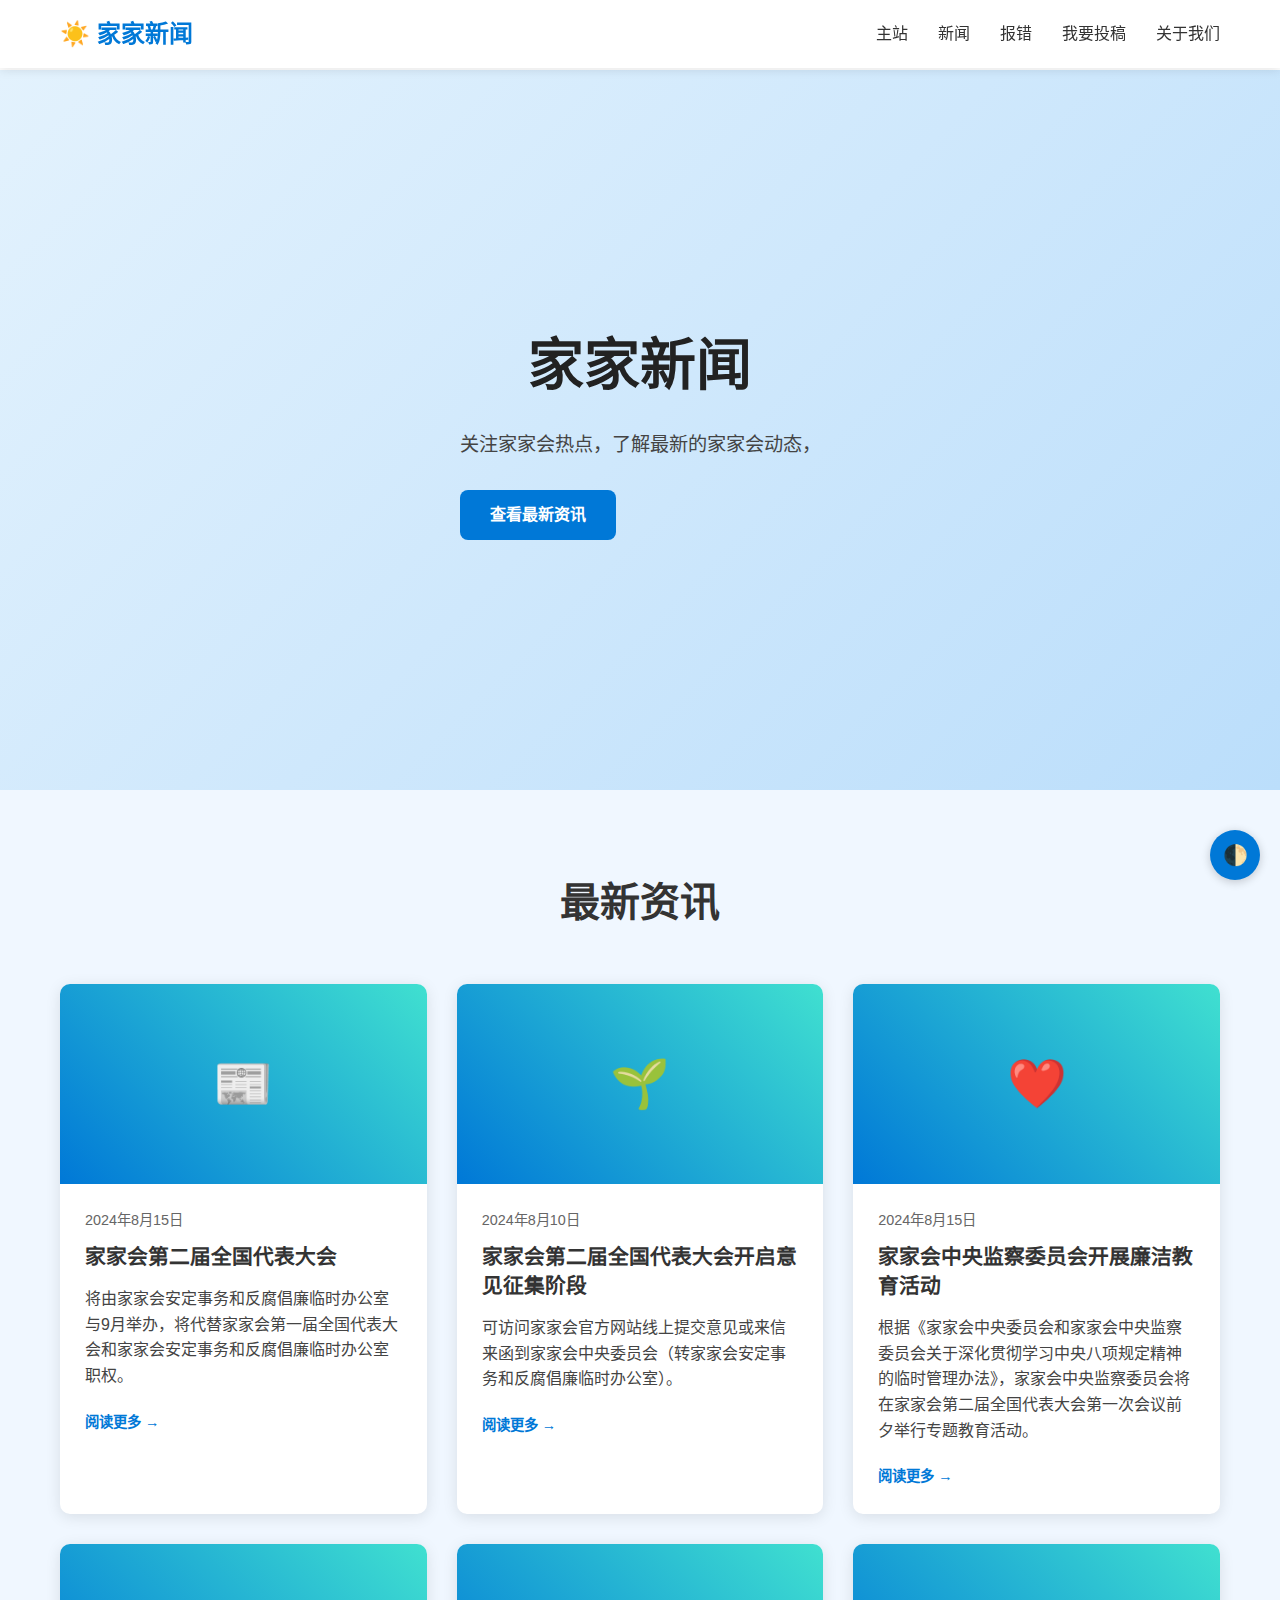
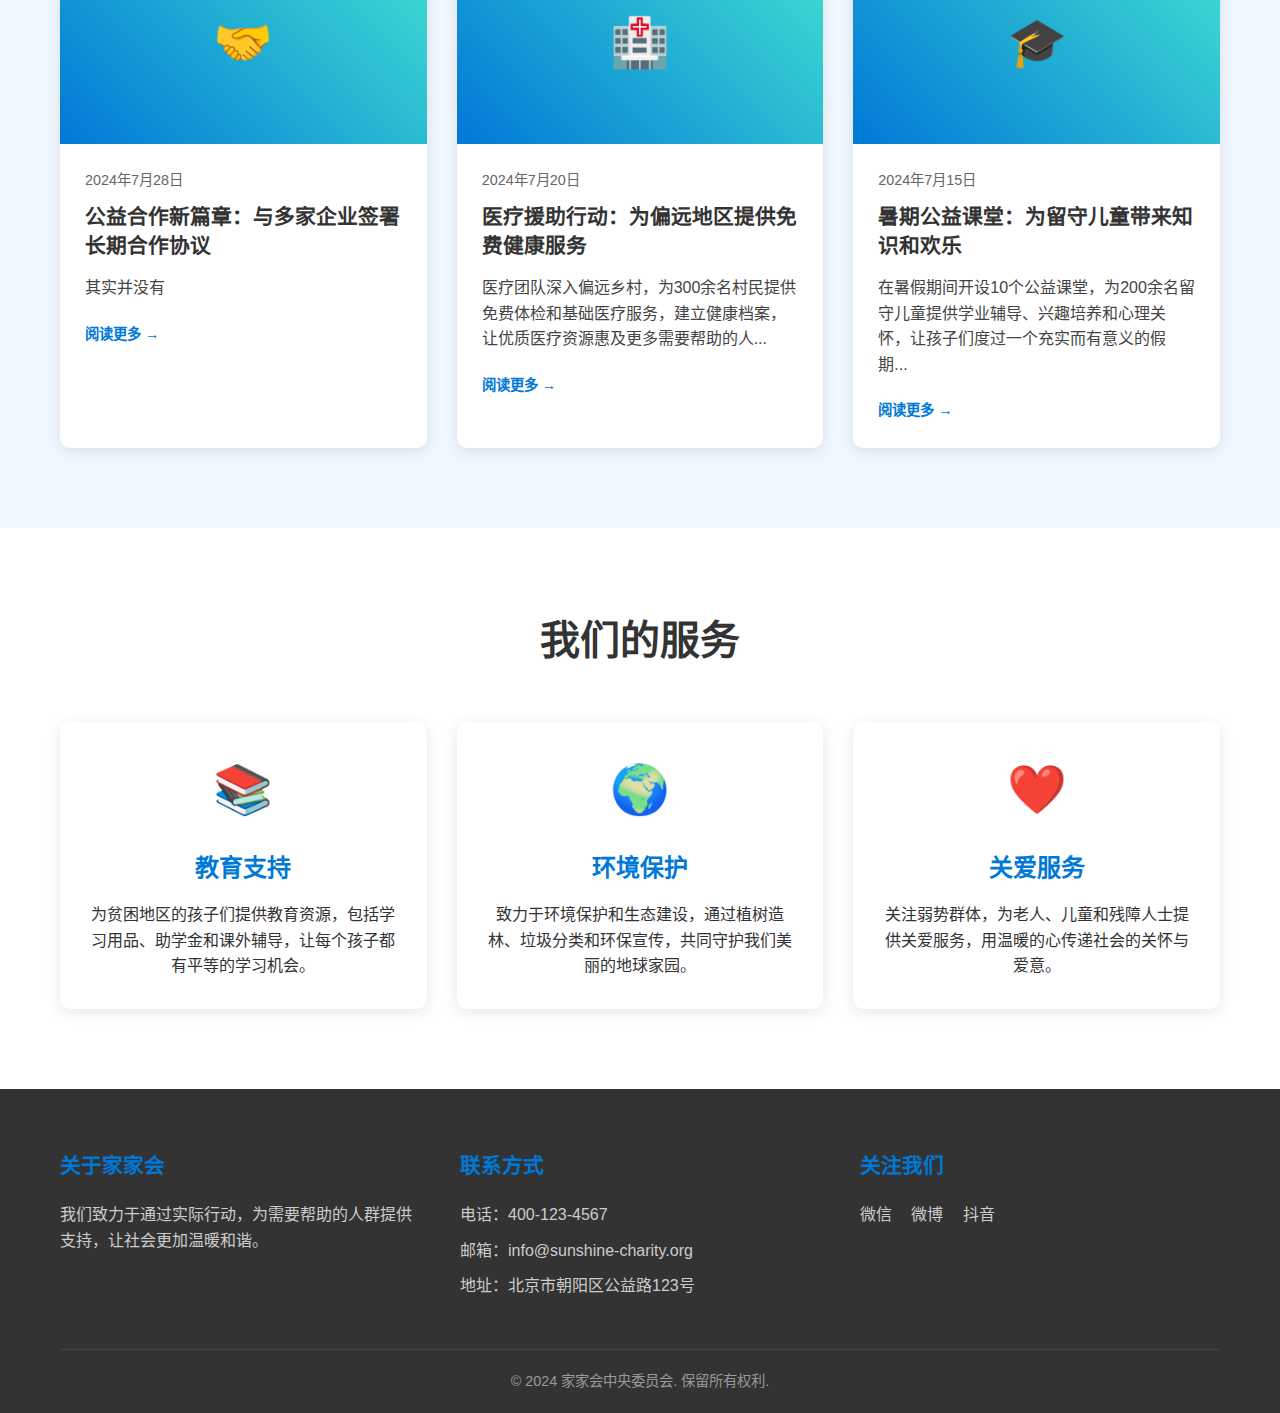
<file: 新闻.html>
<!DOCTYPE html>
<html lang="zh-CN">
<head>
    <meta charset="UTF-8">
    <meta name="viewport" content="width=device-width, initial-scale=1.0">
    <title>家家会新闻</title>
    <style>
        /* 基础样式重置 */
        * {
            margin: 0;
            padding: 0;
            box-sizing: border-box;
            font-family: '微软雅黑', 'PingFang SC', sans-serif;
        }

        body {
            line-height: 1.6;
            color: #333;
            background: #fff;
            transition: background 0.3s, color 0.3s;
        }

        body.dark-mode {
            background: #1a1a1a;
            color: #f0f0f0;
        }

        .container {
            max-width: 1200px;
            margin: 0 auto;
            padding: 0 20px;
        }

        /* 导航栏样式 */
        .header {
            background: #fff;
            box-shadow: 0 2px 10px rgba(0,0,0,0.1);
            position: fixed;
            width: 100%;
            top: 0;
            z-index: 1000;
            transition: background 0.3s;
        }

        body.dark-mode .header {
            background: #333;
            box-shadow: 0 2px 10px rgba(0,0,0,0.3);
        }

        .header .container {
            display: flex;
            justify-content: space-between;
            align-items: center;
            padding: 15px 20px;
        }

        .logo {
            font-size: 24px;
            font-weight: bold;
            color: #0078D7;
            text-decoration: none;
        }

        .nav-list {
            display: flex;
            list-style: none;
            gap: 30px;
        }

        .nav-list a {
            color: #333;
            text-decoration: none;
            font-size: 16px;
            transition: color 0.3s;
        }

        body.dark-mode .nav-list a {
            color: #f0f0f0;
        }

        .nav-list a:hover {
            color: #0078D7;
        }

        .mobile-menu {
            display: none;
            font-size: 24px;
            background: none;
            border: none;
            cursor: pointer;
        }

        /* 首页大图 - 新闻展示区域 */
        .hero {
            background: linear-gradient(135deg, #e3f2fd 0%, #bbdefb 100%);
            background-size: cover;
            background-position: center;
            height: 80vh;
            display: flex;
            align-items: center;
            color: #222;
            margin-top: 70px;
            transition: background 0.3s, color 0.3s;
        }

        body.dark-mode .hero {
            background: linear-gradient(135deg, #1a1a1a 0%, #2d2d2d 100%);
            color: #f0f0f0;
        }

        .hero h1 {
            font-size: 3.5rem;
            margin-bottom: 20px;
            text-align: center;
            width: 100%;
        }

        .hero p {
            font-size: 1.2rem;
            margin-bottom: 30px;
            max-width: 600px;
            margin-left: auto;
            margin-right: auto;
            text-align: center;
            color: #444;
        }

        body.dark-mode .hero p {
            color: #ccc;
        }

        /* 统一按钮样式 */
        .cta-button, .join-btn {
            display: inline-block;
            background: #0078D7;
            color: white;
            padding: 12px 30px;
            border-radius: 8px;
            text-decoration: none;
            font-weight: bold;
            transition: background 0.3s;
            border: none;
            cursor: pointer;
        }

        .cta-button:hover, .join-btn:hover {
            background: #005A9E;
        }

        .join-btn {
            background: transparent;
            color: #0078D7;
            border: 2px solid #0078D7;
        }

        .join-btn:hover {
            background: #0078D7;
            color: white;
        }

        /* 新闻区域样式 */
        .news-section {
            padding: 80px 0;
            background: #F0F7FF;
            transition: background 0.3s;
        }

        body.dark-mode .news-section {
            background: #2a2a2a;
        }

        .news-section h2 {
            text-align: center;
            font-size: 2.5rem;
            margin-bottom: 50px;
            color: #333;
        }

        body.dark-mode .news-section h2 {
            color: #f0f0f0;
        }

        .news-grid {
            display: grid;
            grid-template-columns: repeat(auto-fit, minmax(350px, 1fr));
            gap: 30px;
        }

        .news-card {
            background: white;
            border-radius: 10px;
            overflow: hidden;
            box-shadow: 0 3px 15px rgba(0,0,0,0.1);
            transition: transform 0.3s, background 0.3s;
        }

        body.dark-mode .news-card {
            background: #333;
            box-shadow: 0 3px 15px rgba(0,0,0,0.3);
        }

        .news-card:hover {
            transform: translateY(-5px);
        }

        .news-image {
            width: 100%;
            height: 200px;
            background: linear-gradient(45deg, #0078D7, #40E0D0);
            display: flex;
            align-items: center;
            justify-content: center;
            color: white;
            font-size: 3rem;
        }

        body.dark-mode .news-image {
            background: linear-gradient(45deg, #005A9E, #20B2AA);
        }

        .news-content {
            padding: 25px;
        }

        .news-date {
            color: #666;
            font-size: 0.9rem;
            margin-bottom: 10px;
        }

        body.dark-mode .news-date {
            color: #999;
        }

        .news-title {
            font-size: 1.3rem;
            font-weight: bold;
            margin-bottom: 15px;
            color: #333;
            line-height: 1.4;
        }

        body.dark-mode .news-title {
            color: #f0f0f0;
        }

        .news-excerpt {
            color: #444;
            line-height: 1.6;
            margin-bottom: 20px;
        }

        body.dark-mode .news-excerpt {
            color: #ccc;
        }

        .read-more {
            color: #0078D7;
            text-decoration: none;
            font-weight: bold;
            font-size: 0.9rem;
            transition: color 0.3s;
        }

        .read-more:hover {
            color: #005A9E;
        }

        /* 特色服务区域 */
        .services {
            padding: 80px 0;
            background: #fff;
            transition: background 0.3s;
        }

        body.dark-mode .services {
            background: #2a2a2a;
        }

        .services h2 {
            text-align: center;
            font-size: 2.5rem;
            margin-bottom: 50px;
            color: #333;
        }

        body.dark-mode .services h2 {
            color: #f0f0f0;
        }

        .service-cards {
            display: grid;
            grid-template-columns: repeat(auto-fit, minmax(300px, 1fr));
            gap: 30px;
        }

        .card {
            background: white;
            padding: 30px;
            border-radius: 10px;
            box-shadow: 0 3px 15px rgba(0,0,0,0.1);
            text-align: center;
            transition: transform 0.3s, background 0.3s;
        }

        body.dark-mode .card {
            background: #333;
            box-shadow: 0 3px 15px rgba(0,0,0,0.3);
        }

        .card:hover {
            transform: translateY(-10px);
        }

        .card .icon {
            font-size: 48px;
            margin-bottom: 20px;
            display: block;
        }

        .card h3 {
            font-size: 1.5rem;
            margin-bottom: 15px;
            color: #0078D7;
        }

        /* 底部信息 */
        .footer {
            background: #333;
            color: white;
            padding: 60px 0 20px;
        }

        .footer-content {
            display: grid;
            grid-template-columns: repeat(auto-fit, minmax(250px, 1fr));
            gap: 40px;
            margin-bottom: 40px;
        }

        .footer-section h4 {
            font-size: 1.3rem;
            margin-bottom: 20px;
            color: #0078D7;
        }

        .footer-section p {
            color: #ccc;
            margin-bottom: 10px;
        }

        .social-links a {
            color: #ccc;
            text-decoration: none;
            margin-right: 15px;
        }

        .copyright {
            text-align: center;
            padding-top: 20px;
            border-top: 1px solid #444;
            color: #999;
            font-size: 0.9rem;
        }

        /* 响应式设计 */
        @media (max-width: 768px) {
            .nav-list {
                display: none;
                position: absolute;
                top: 100%;
                left: 0;
                right: 0;
                background: white;
                flex-direction: column;
                padding: 20px;
                box-shadow: 0 5px 10px rgba(0,0,0,0.1);
            }

            body.dark-mode .nav-list {
                background: #333;
            }

            .nav-list.active {
                display: flex;
            }

            .nav-list li {
                margin: 10px 0;
            }

            .mobile-menu {
                display: block;
            }

            .hero h1 {
                font-size: 2.5rem;
            }

            .news-grid,
            .service-cards {
                grid-template-columns: 1fr;
            }
        }

        /* 深色模式切换按钮 */
        .theme-toggle {
            position: fixed;
            bottom: 20px;
            right: 20px;
            background: #0078D7;
            color: white;
            border: none;
            border-radius: 50%;
            width: 50px;
            height: 50px;
            font-size: 20px;
            cursor: pointer;
            display: flex;
            align-items: center;
            justify-content: center;
            box-shadow: 0 2px 10px rgba(0,0,0,0.2);
            transition: background 0.3s;
        }

        .theme-toggle:hover {
            background: #005A9E;
        }
    </style>
</head>
<body>
    <!-- 导航栏 -->
    <header class="header">
        <div class="container">
            <a href="#" class="logo">☀️ 家家新闻</a>
            <nav>
                <ul class="nav-list">
                    <li><a href="/index">主站</a></li>
                    <li><a href="#news">新闻</a></li>
                    <li><a href="#services">报错</a></li>
                    <li><a href="#activities">我要投稿</a></li>
                    <li><a href="#about">关于我们</a></li>
                </ul>
            </nav>
            <button class="mobile-menu">☰</button>
        </div>
    </header>

    <!-- 主页面 - 新闻展示 -->
    <section class="hero" id="home">
        <div class="container">
            <h1>家家新闻</h1>
            <p>关注家家会热点，了解最新的家家会动态，</p>
            <a href="#news" class="cta-button">查看最新资讯</a>
        </div>
    </section>

    <!-- 新闻资讯区域 -->
    <section class="news-section" id="news">
        <div class="container">
            <h2>最新资讯</h2>
            <div class="news-grid">
                <!-- 新闻卡片 1 -->
                <article class="news-card">
                    <div class="news-image">📰</div>
                    <div class="news-content">
                        <div class="news-date">2024年8月15日</div>
                        <h3 class="news-title">家家会第二届全国代表大会</h3>
                        <p class="news-excerpt">
                            将由家家会安定事务和反腐倡廉临时办公室与9月举办，将代替家家会第一届全国代表大会和家家会安定事务和反腐倡廉临时办公室职权。
                        </p>
                        <a href="#" class="read-more">阅读更多 →</a>
                    </div>
                </article>

                <!-- 新闻卡片 2 -->
                <article class="news-card">
                    <div class="news-image">🌱</div>
                    <div class="news-content">
                        <div class="news-date">2024年8月10日</div>
                        <h3 class="news-title">家家会第二届全国代表大会开启意见征集阶段</h3>
                        <p class="news-excerpt">
                            可访问家家会官方网站线上提交意见或来信来函到家家会中央委员会（转家家会安定事务和反腐倡廉临时办公室）。
                        </p>
                        <a href="#" class="read-more">阅读更多 →</a>
                    </div>
                </article>

                <!-- 新闻卡片 3 -->
                <article class="news-card">
                    <div class="news-image">❤️</div>
                    <div class="news-content">
                        <div class="news-date">2024年8月15日</div>
                        <h3 class="news-title">家家会中央监察委员会开展廉洁教育活动</h3>
                        <p class="news-excerpt">
                            根据《家家会中央委员会和家家会中央监察委员会关于深化贯彻学习中央八项规定精神的临时管理办法》，家家会中央监察委员会将在家家会第二届全国代表大会第一次会议前夕举行专题教育活动。
                        </p>
                        <a href="#" class="read-more">阅读更多 →</a>
                    </div>
                </article>

                <!-- 新闻卡片 4 -->
                <article class="news-card">
                    <div class="news-image">🤝</div>
                    <div class="news-content">
                        <div class="news-date">2024年7月28日</div>
                        <h3 class="news-title">公益合作新篇章：与多家企业签署长期合作协议</h3>
                        <p class="news-excerpt">
                            其实并没有
                        </p>
                        <a href="#" class="read-more">阅读更多 →</a>
                    </div>
                </article>

                <!-- 新闻卡片 5 -->
                <article class="news-card">
                    <div class="news-image">🏥</div>
                    <div class="news-content">
                        <div class="news-date">2024年7月20日</div>
                        <h3 class="news-title">医疗援助行动：为偏远地区提供免费健康服务</h3>
                        <p class="news-excerpt">
                            医疗团队深入偏远乡村，为300余名村民提供免费体检和基础医疗服务，建立健康档案，让优质医疗资源惠及更多需要帮助的人...
                        </p>
                        <a href="#" class="read-more">阅读更多 →</a>
                    </div>
                </article>

                <!-- 新闻卡片 6 -->
                <article class="news-card">
                    <div class="news-image">🎓</div>
                    <div class="news-content">
                        <div class="news-date">2024年7月15日</div>
                        <h3 class="news-title">暑期公益课堂：为留守儿童带来知识和欢乐</h3>
                        <p class="news-excerpt">
                            在暑假期间开设10个公益课堂，为200余名留守儿童提供学业辅导、兴趣培养和心理关怀，让孩子们度过一个充实而有意义的假期...
                        </p>
                        <a href="#" class="read-more">阅读更多 →</a>
                    </div>
                </article>
            </div>
        </div>
    </section>

    <!-- 特色服务 -->
    <section class="services">
        <div class="container">
            <h2>我们的服务</h2>
            <div class="service-cards">
                <div class="card">
                    <span class="icon">📚</span>
                    <h3>教育支持</h3>
                    <p>为贫困地区的孩子们提供教育资源，包括学习用品、助学金和课外辅导，让每个孩子都有平等的学习机会。</p>
                </div>
                <div class="card">
                    <span class="icon">🌍</span>
                    <h3>环境保护</h3>
                    <p>致力于环境保护和生态建设，通过植树造林、垃圾分类和环保宣传，共同守护我们美丽的地球家园。</p>
                </div>
                <div class="card">
                    <span class="icon">❤️</span>
                    <h3>关爱服务</h3>
                    <p>关注弱势群体，为老人、儿童和残障人士提供关爱服务，用温暖的心传递社会的关怀与爱意。</p>
                </div>
            </div>
        </div>
    </section>

    <!-- 底部 -->
    <footer class="footer">
        <div class="container">
            <div class="footer-content">
                <div class="footer-section">
                    <h4>关于家家会</h4>
                    <p>我们致力于通过实际行动，为需要帮助的人群提供支持，让社会更加温暖和谐。</p>
                </div>
                <div class="footer-section">
                    <h4>联系方式</h4>
                    <p>电话：400-123-4567</p>
                    <p>邮箱：info@sunshine-charity.org</p>
                    <p>地址：北京市朝阳区公益路123号</p>
                </div>
                <div class="footer-section">
                    <h4>关注我们</h4>
                    <div class="social-links">
                        <a href="#">微信</a>
                        <a href="#">微博</a>
                        <a href="#">抖音</a>
                    </div>
                </div>
            </div>
            <div class="copyright">
                <p>&copy; 2024 家家会中央委员会. 保留所有权利.</p>
            </div>
        </div>
    </footer>

    <!-- 深色模式切换按钮 -->
    <button class="theme-toggle" onclick="toggleTheme()">🌓</button>

    <script>
        // 深色模式切换功能
        function toggleTheme() {
            document.body.classList.toggle('dark-mode');
            const isDark = document.body.classList.contains('dark-mode');
            localStorage.setItem('darkMode', isDark);
        }

        // 页面加载时恢复深色模式设置
        document.addEventListener('DOMContentLoaded', function() {
            const isDark = localStorage.getItem('darkMode') === 'true';
            if (isDark) {
                document.body.classList.add('dark-mode');
            }
        });

        // 移动端菜单切换（简单实现）
        document.querySelector('.mobile-menu').addEventListener('click', function() {
            document.querySelector('.nav-list').classList.toggle('active');
        });
    </script>
</body>
</html>
</file>
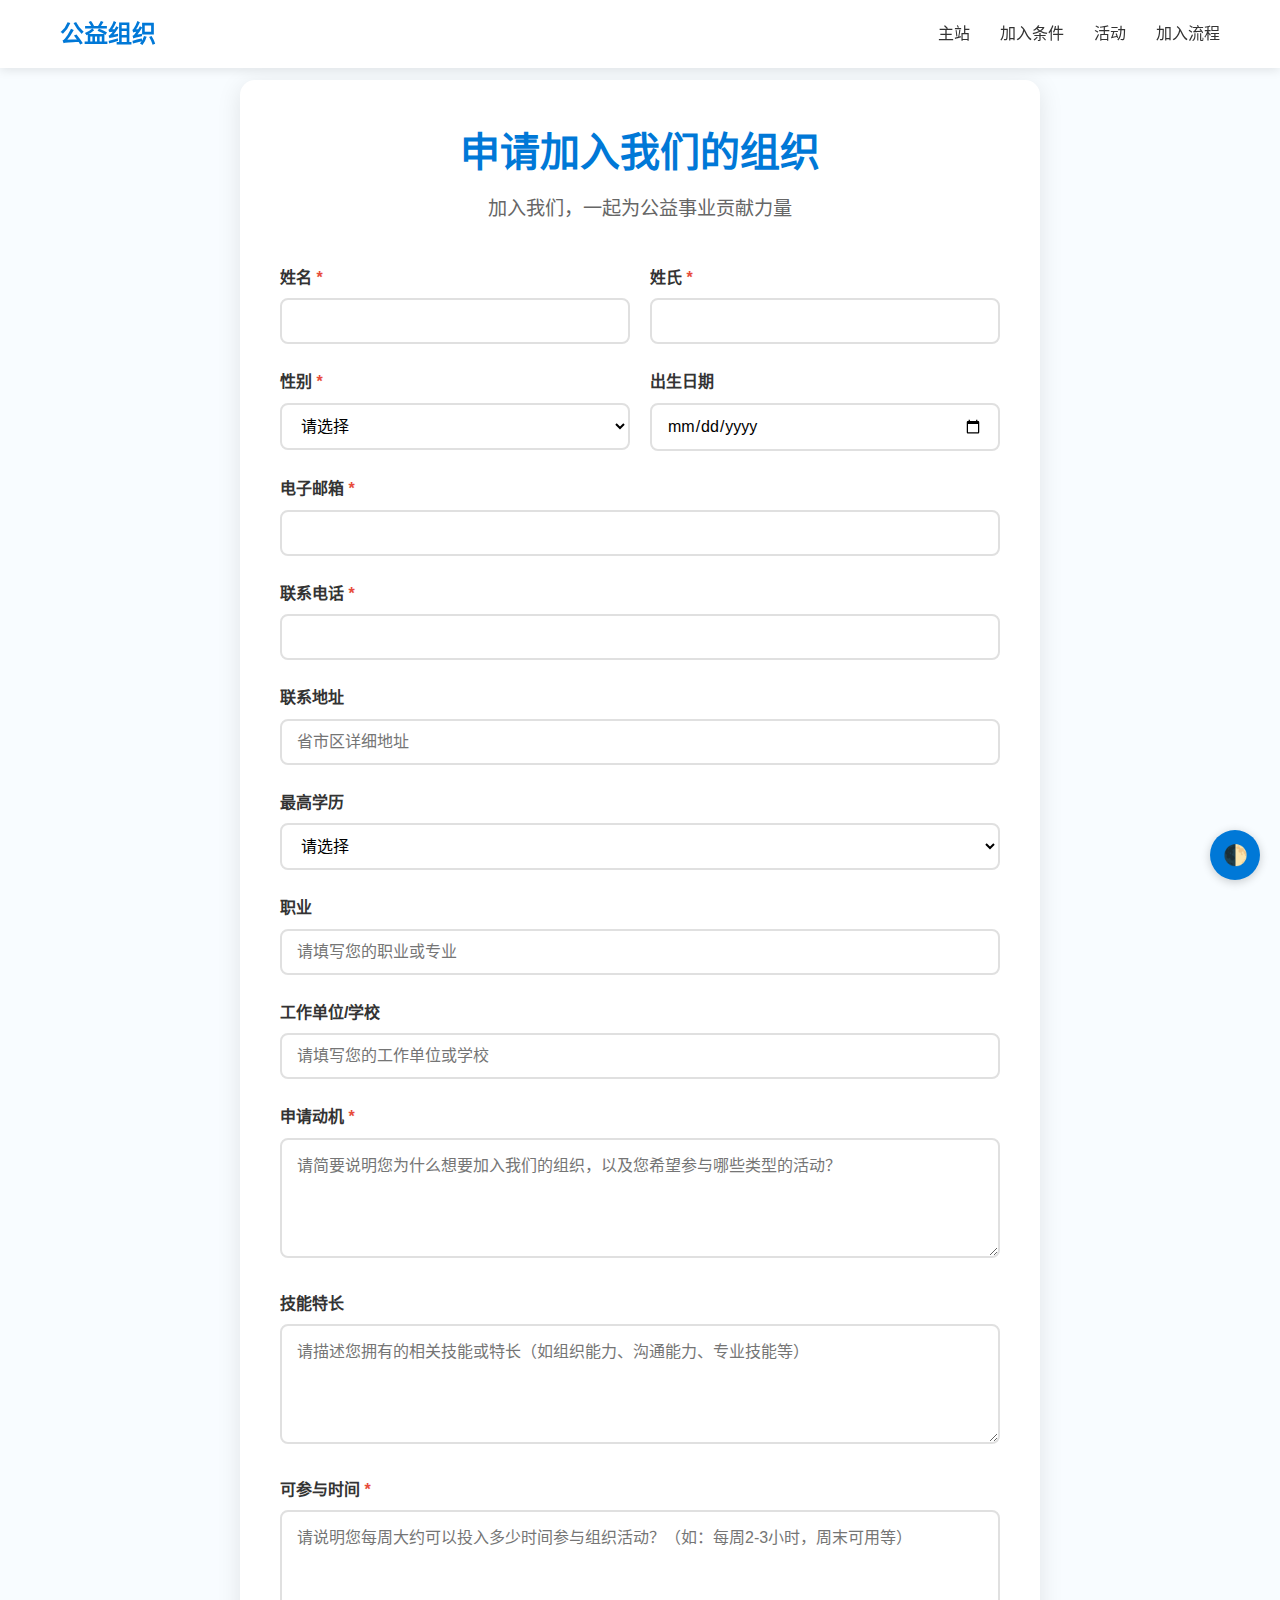
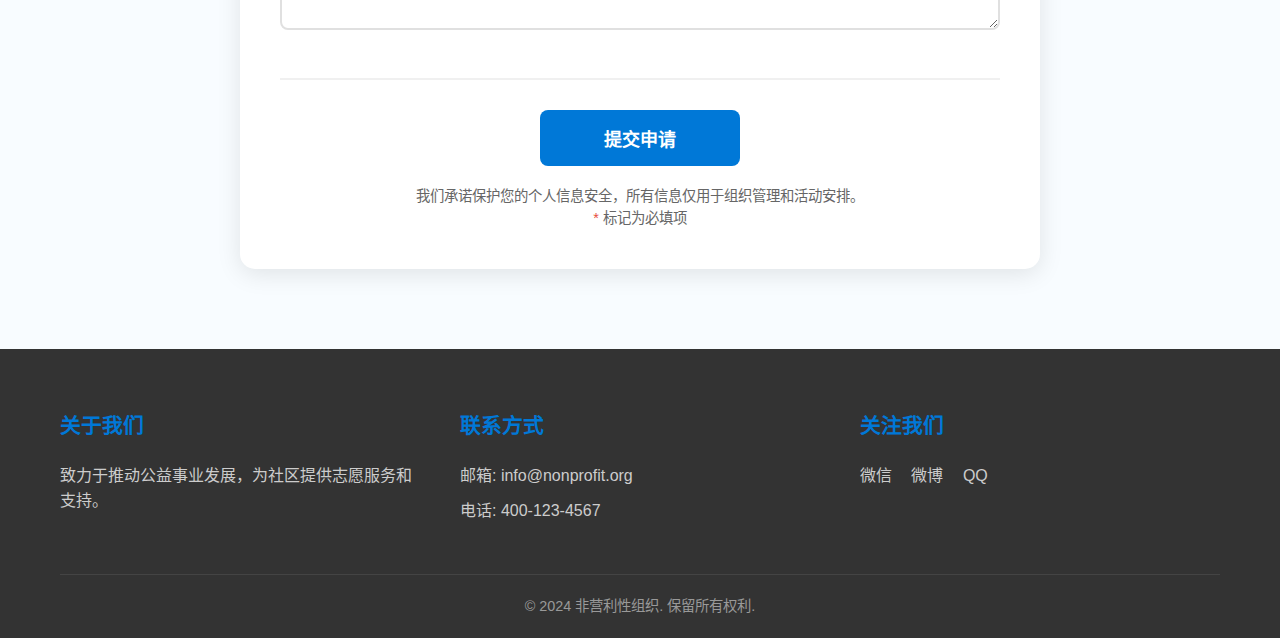
<file: 申请表单.html>
<!DOCTYPE html>
<html lang="zh-CN">
<head>
    <meta charset="UTF-8">
    <meta name="viewport" content="width=device-width, initial-scale=1.0">
    <title>申请加入非营利性组织</title>
    <link rel="stylesheet" href="jiajiahui/styles.css">
    <style>
        /* 额外的申请页面特定样式 */
        .application-section {
            padding: 80px 0;
            background: #F8FCFF;
            transition: background 0.3s;
        }
        
        body.dark-mode .application-section {
            background: #1a1a1a;
        }
        
        .application-container {
            max-width: 800px;
            margin: 0 auto;
            background: white;
            padding: 40px;
            border-radius: 15px;
            box-shadow: 0 5px 25px rgba(0,0,0,0.1);
            transition: background 0.3s, box-shadow 0.3s;
        }
        
        body.dark-mode .application-container {
            background: #2a2a2a;
            box-shadow: 0 5px 25px rgba(0,0,0,0.4);
        }
        
        .application-title {
            text-align: center;
            font-size: 2.5rem;
            margin-bottom: 10px;
            color: #0078D7;
        }
        
        .application-subtitle {
            text-align: center;
            font-size: 1.2rem;
            margin-bottom: 40px;
            color: #666;
        }
        
        body.dark-mode .application-subtitle {
            color: #999;
        }
        
        .form-group {
            margin-bottom: 25px;
        }
        
        .form-label {
            display: block;
            font-weight: bold;
            margin-bottom: 8px;
            color: #333;
            font-size: 1rem;
        }
        
        body.dark-mode .form-label {
            color: #f0f0f0;
        }
        
        .form-input,
        .form-textarea,
        .form-select {
            width: 100%;
            padding: 12px 15px;
            border: 2px solid #e0e0e0;
            border-radius: 8px;
            font-size: 16px;
            font-family: inherit;
            transition: border-color 0.3s, box-shadow 0.3s;
            background: white;
        }
        
        body.dark-mode .form-input,
        body.dark-mode .form-textarea,
        body.dark-mode .form-select {
            background: #3a3a3a;
            border-color: #555;
            color: #f0f0f0;
        }
        
        .form-input:focus,
        .form-textarea:focus,
        .form-select:focus {
            outline: none;
            border-color: #0078D7;
            box-shadow: 0 0 0 3px rgba(0, 120, 215, 0.1);
        }
        
        body.dark-mode .form-input:focus,
        body.dark-mode .form-textarea:focus,
        body.dark-mode .form-select:focus {
            border-color: #0078D7;
            box-shadow: 0 0 0 3px rgba(0, 120, 215, 0.2);
        }
        
        .form-textarea {
            resize: vertical;
            min-height: 120px;
        }
        
        .form-row {
            display: grid;
            grid-template-columns: 1fr 1fr;
            gap: 20px;
        }
        
        .submit-section {
            text-align: center;
            margin-top: 40px;
            padding-top: 30px;
            border-top: 2px solid #f0f0f0;
        }
        
        body.dark-mode .submit-section {
            border-top-color: #444;
        }
        
        .submit-btn {
            background: #0078D7;
            color: white;
            padding: 15px 40px;
            border: none;
            border-radius: 8px;
            font-size: 18px;
            font-weight: bold;
            cursor: pointer;
            transition: background 0.3s, transform 0.2s;
            min-width: 200px;
        }
        
        .submit-btn:hover {
            background: #005A9E;
            transform: translateY(-2px);
        }
        
        .submit-btn:active {
            transform: translateY(0);
        }
        
        .required {
            color: #e74c3c;
        }
        
        .privacy-notice {
            font-size: 0.9rem;
            color: #666;
            margin-top: 20px;
            text-align: center;
            line-height: 1.5;
        }
        
        body.dark-mode .privacy-notice {
            color: #999;
        }
        
        /* 成功提示样式 */
        .success-message {
            background: #d4edda;
            color: #155724;
            padding: 15px;
            border-radius: 8px;
            margin-bottom: 20px;
            border: 1px solid #c3e6cb;
            display: none;
        }
        
        body.dark-mode .success-message {
            background: #1a3d1a;
            color: #90ee90;
            border-color: #2d5a2d;
        }
        
        @media (max-width: 768px) {
            .application-container {
                margin: 20px;
                padding: 30px 20px;
            }
            
            .form-row {
                grid-template-columns: 1fr;
                gap: 15px;
            }
            
            .application-title {
                font-size: 2rem;
            }
        }
    </style>
</head>
<body>
    <!-- 导航栏 -->
    <header class="header">
        <div class="container">
            <a href="#" class="logo">公益组织</a>
            <nav>
                <ul class="nav-list">
                    <li><a href="/index.html">主站</a></li>
                    <li><a href="#services">加入条件</a></li>
                    <li><a href="#activities">活动</a></li>
                    <li><a href="#apply">加入流程</a></li>
                </ul>
            </nav>
            <button class="mobile-menu">☰</button>
        </div>
    </header>

    <!-- 申请部分 -->
    <section id="apply" class="application-section">
        <div class="container">
            <div class="application-container">
                <h1 class="application-title">申请加入我们的组织</h1>
                <p class="application-subtitle">加入我们，一起为公益事业贡献力量</p>
                
                <div class="success-message" id="successMessage">
                    ✅ 申请提交成功！我们会尽快与您联系。
                </div>
                
                <form id="applicationForm">
                    <div class="form-row">
                        <div class="form-group">
                            <label for="firstName" class="form-label">
                                姓名 <span class="required">*</span>
                            </label>
                            <input type="text" id="firstName" name="firstName" class="form-input" required>
                        </div>
                        <div class="form-group">
                            <label for="lastName" class="form-label">
                                姓氏 <span class="required">*</span>
                            </label>
                            <input type="text" id="lastName" name="lastName" class="form-input" required>
                        </div>
                    </div>
                    
                    <div class="form-row">
                        <div class="form-group">
                            <label for="gender" class="form-label">
                                性别 <span class="required">*</span>
                            </label>
                            <select id="gender" name="gender" class="form-select" required>
                                <option value="">请选择</option>
                                <option value="男">男</option>
                                <option value="女">女</option>
                                <option value="其他">其他</option>
                            </select>
                        </div>
                        <div class="form-group">
                            <label for="birthDate" class="form-label">
                                出生日期
                            </label>
                            <input type="date" id="birthDate" name="birthDate" class="form-input">
                        </div>
                    </div>
                    
                    <div class="form-group">
                        <label for="email" class="form-label">
                            电子邮箱 <span class="required">*</span>
                        </label>
                        <input type="email" id="email" name="email" class="form-input" required>
                    </div>
                    
                    <div class="form-group">
                        <label for="phone" class="form-label">
                            联系电话 <span class="required">*</span>
                        </label>
                        <input type="tel" id="phone" name="phone" class="form-input" required>
                    </div>
                    
                    <div class="form-group">
                        <label for="address" class="form-label">
                            联系地址
                        </label>
                        <input type="text" id="address" name="address" class="form-input" placeholder="省市区详细地址">
                    </div>
                    
                    <div class="form-group">
                        <label for="education" class="form-label">
                            最高学历
                        </label>
                        <select id="education" name="education" class="form-select">
                            <option value="">请选择</option>
                            <option value="高中及以下">高中及以下</option>
                            <option value="大专">大专</option>
                            <option value="本科">本科</option>
                            <option value="硕士">硕士</option>
                            <option value="博士">博士</option>
                        </select>
                    </div>
                    
                    <div class="form-group">
                        <label for="profession" class="form-label">
                            职业
                        </label>
                        <input type="text" id="profession" name="profession" class="form-input" placeholder="请填写您的职业或专业">
                    </div>
                    
                    <div class="form-group">
                        <label for="organization" class="form-label">
                            工作单位/学校
                        </label>
                        <input type="text" id="organization" name="organization" class="form-input" placeholder="请填写您的工作单位或学校">
                    </div>
                    
                    <div class="form-group">
                        <label for="motivation" class="form-label">
                            申请动机 <span class="required">*</span>
                        </label>
                        <textarea id="motivation" name="motivation" class="form-textarea" required 
                                  placeholder="请简要说明您为什么想要加入我们的组织，以及您希望参与哪些类型的活动？"></textarea>
                    </div>
                    
                    <div class="form-group">
                        <label for="skills" class="form-label">
                            技能特长
                        </label>
                        <textarea id="skills" name="skills" class="form-textarea" 
                                  placeholder="请描述您拥有的相关技能或特长（如组织能力、沟通能力、专业技能等）"></textarea>
                    </div>
                    
                    <div class="form-group">
                        <label for="availability" class="form-label">
                            可参与时间 <span class="required">*</span>
                        </label>
                        <textarea id="availability" name="availability" class="form-textarea" required
                                  placeholder="请说明您每周大约可以投入多少时间参与组织活动？（如：每周2-3小时，周末可用等）"></textarea>
                    </div>
                    
                    <div class="submit-section">
                        <button type="submit" class="submit-btn">提交申请</button>
                        <p class="privacy-notice">
                            我们承诺保护您的个人信息安全，所有信息仅用于组织管理和活动安排。<br>
                            <span class="required">*</span> 标记为必填项
                        </p>
                    </div>
                </form>
            </div>
        </div>
    </section>

    <!-- 底部 -->
    <footer class="footer">
        <div class="container">
            <div class="footer-content">
                <div class="footer-section">
                    <h4>关于我们</h4>
                    <p>致力于推动公益事业发展，为社区提供志愿服务和支持。</p>
                </div>
                <div class="footer-section">
                    <h4>联系方式</h4>
                    <p>邮箱: info@nonprofit.org</p>
                    <p>电话: 400-123-4567</p>
                </div>
                <div class="footer-section">
                    <h4>关注我们</h4>
                    <div class="social-links">
                        <a href="#">微信</a>
                        <a href="#">微博</a>
                        <a href="#">QQ</a>
                    </div>
                </div>
            </div>
            <div class="copyright">
                <p>&copy; 2024 非营利性组织. 保留所有权利.</p>
            </div>
        </div>
    </footer>

    <!-- 深色模式切换按钮 -->
    <button class="theme-toggle" onclick="toggleTheme()">🌓</button>

    <script>
        // 主题切换功能
        function toggleTheme() {
            document.body.classList.toggle('dark-mode');
            const isDarkMode = document.body.classList.contains('dark-mode');
            localStorage.setItem('darkMode', isDarkMode);
        }

        // 加载保存的主题设置
        document.addEventListener('DOMContentLoaded', function() {
            const savedTheme = localStorage.getItem('darkMode');
            if (savedTheme === 'true') {
                document.body.classList.add('dark-mode');
            }
        });

        // 表单提交处理
        document.getElementById('applicationForm').addEventListener('submit', function(e) {
            e.preventDefault();
            
            // 获取表单数据
            const formData = new FormData(this);
            const applicationData = [];
            
            // 定义字段顺序和中文名称
            const fields = [
                '姓氏', '姓名', '性别', '出生日期', '电子邮箱', '联系电话', 
                '联系地址', '最高学历', '职业', '工作单位/学校', '申请动机', 
                '技能特长', '可参与时间'
            ];
            
            // 按顺序收集数据
            fields.forEach(field => {
                let value = '';
                switch(field) {
                    case '姓氏':
                        value = formData.get('lastName') || '';
                        break;
                    case '姓名':
                        value = formData.get('firstName') || '';
                        break;
                    case '性别':
                        value = formData.get('gender') || '';
                        break;
                    case '出生日期':
                        value = formData.get('birthDate') || '';
                        break;
                    case '电子邮箱':
                        value = formData.get('email') || '';
                        break;
                    case '联系电话':
                        value = formData.get('phone') || '';
                        break;
                    case '联系地址':
                        value = formData.get('address') || '';
                        break;
                    case '最高学历':
                        value = formData.get('education') || '';
                        break;
                    case '职业':
                        value = formData.get('profession') || '';
                        break;
                    case '工作单位/学校':
                        value = formData.get('organization') || '';
                        break;
                    case '申请动机':
                        value = formData.get('motivation') || '';
                        break;
                    case '技能特长':
                        value = formData.get('skills') || '';
                        break;
                    case '可参与时间':
                        value = formData.get('availability') || '';
                        break;
                }
                applicationData.push(value);
            });
            
            // 将数据转换为CSV格式的一行
            const csvLine = applicationData.map(field => {
                // 处理包含逗号的内容，用双引号包围
                if (field.includes(',') || field.includes('"')) {
                    return '"' + field.replace(/"/g, '""') + '"';
                }
                return field;
            }).join(',');
            
            // 保存到本地文件（模拟，实际需要服务器端支持）
            saveToFile(csvLine);
            
            // 显示成功消息
            document.getElementById('successMessage').style.display = 'block';
            this.reset();
            
            // 3秒后隐藏成功消息
            setTimeout(() => {
                document.getElementById('successMessage').style.display = 'none';
            }, 5000);
        });

        // 保存数据到文件（实际项目中需要服务器端支持）
        function saveToFile(dataLine) {
            try {
                // 获取现有数据
                let existingData = '';
                
                // 尝试从localStorage读取现有数据（仅作演示）
                const savedData = localStorage.getItem('applications');
                if (savedData) {
                    existingData = savedData + '\n';
                }
                
                // 添加时间戳和分隔符
                const timestamp = new Date().toLocaleString('zh-CN');
                const newData = `=== 申请记录 ${timestamp} ===\n${dataLine}\n\n`;
                
                // 保存到localStorage（演示用）
                localStorage.setItem('applications', existingData + newData);
                
                // 在实际环境中，您需要使用服务器端代码来保存到txt文件
                // 这里提供一个模拟的下载功能作为演示
                downloadAsText(newData, 'application_demo.txt');
                
                console.log('申请数据已保存:', dataLine);
            } catch (error) {
                console.error('保存数据时出错:', error);
                alert('申请已提交，但数据保存遇到问题。请联系管理员。');
            }
        }

        // 下载为文本文件（演示用）
        function downloadAsText(content, filename) {
            const blob = new Blob([content], { type: 'text/plain;charset=utf-8' });
            const url = window.URL.createObjectURL(blob);
            const a = document.createElement('a');
            a.href = url;
            a.download = filename;
            document.body.appendChild(a);
            a.click();
            document.body.removeChild(a);
            window.URL.revokeObjectURL(url);
        }

        // 移动端菜单切换
        document.querySelector('.mobile-menu').addEventListener('click', function() {
            document.querySelector('.nav-list').classList.toggle('active');
        });

        // 点击导航链接后关闭移动端菜单
        document.querySelectorAll('.nav-list a').forEach(link => {
            link.addEventListener('click', () => {
                document.querySelector('.nav-list').classList.remove('active');
            });
        });
    </script>
</body>
</html>
</file>
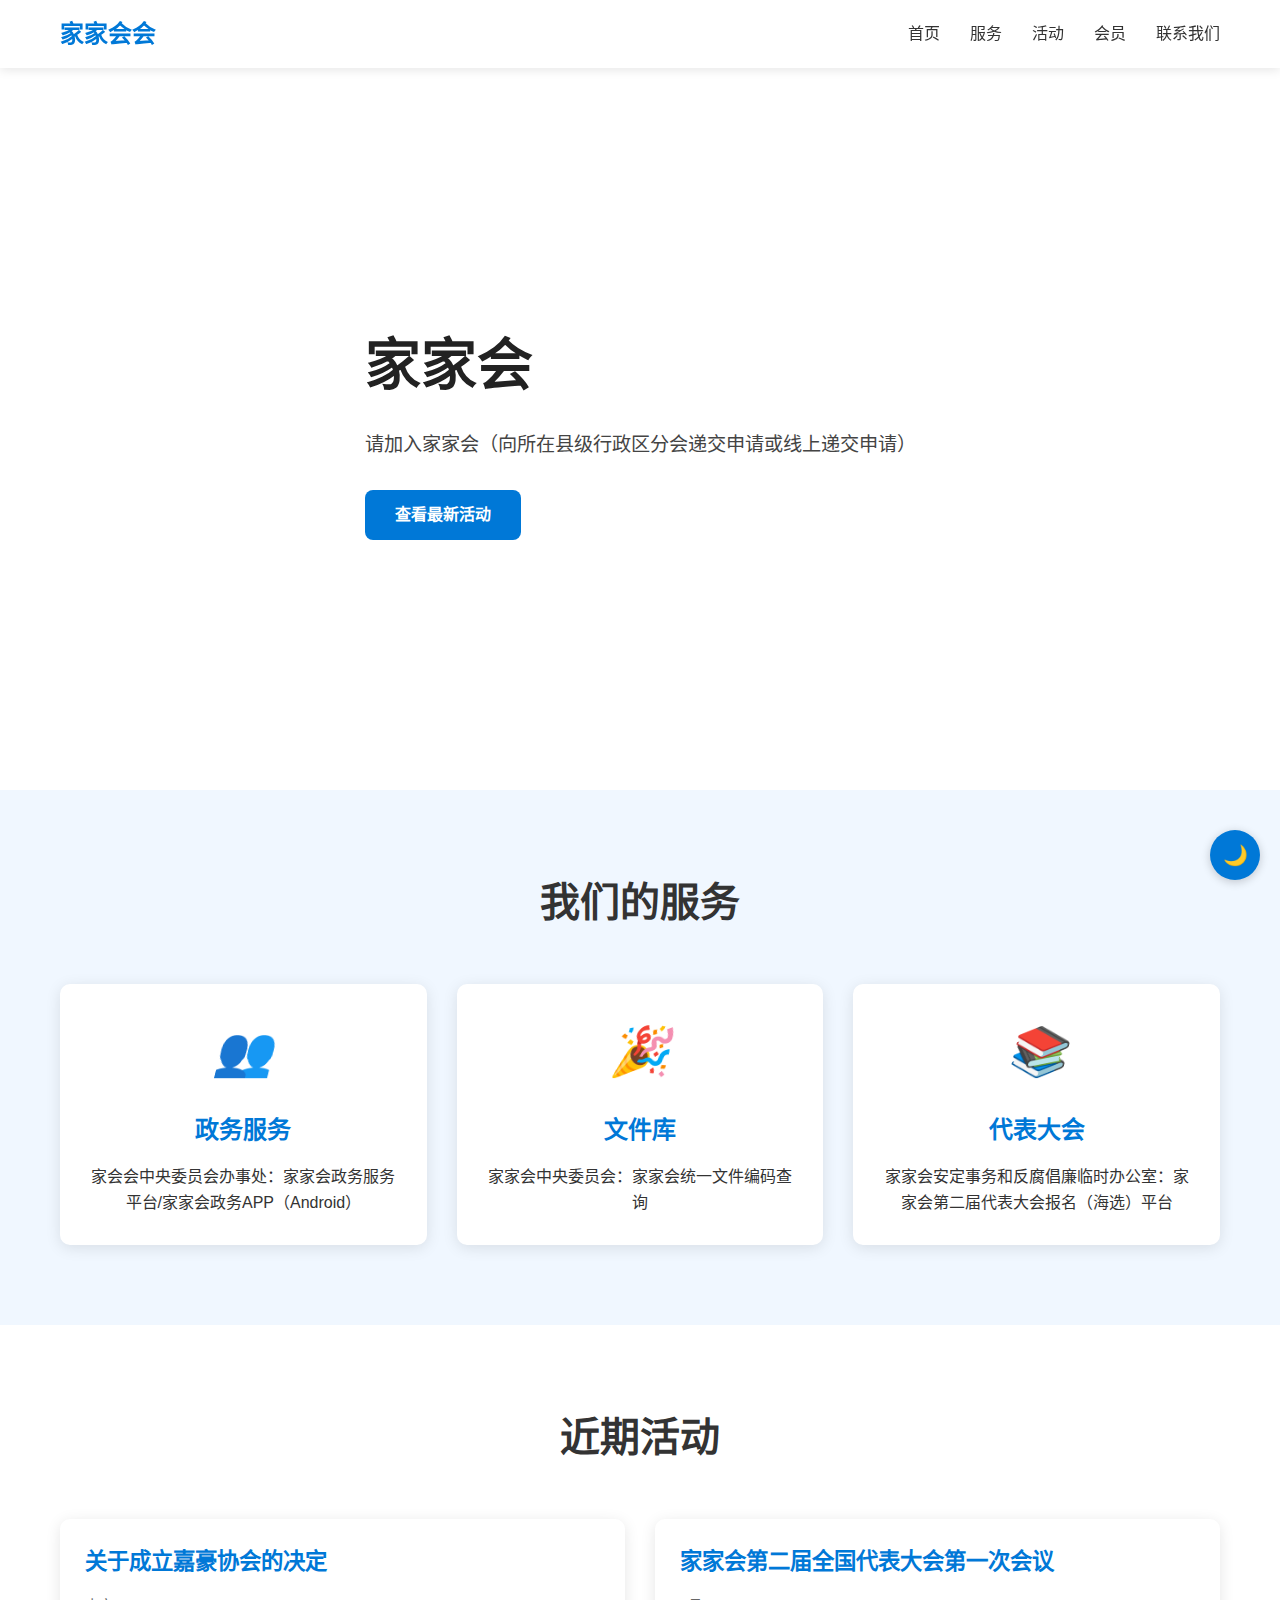
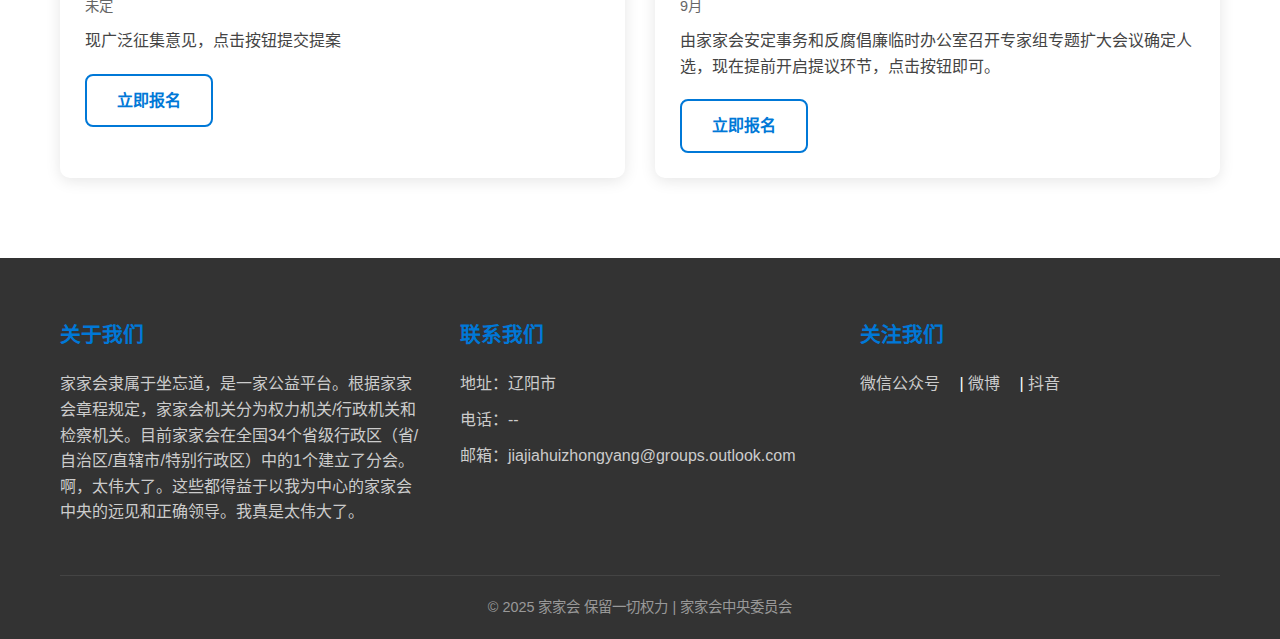
<file: jiajiahui/home.html>
<!DOCTYPE html>
<html lang="zh-CN">
<head>
    <meta charset="UTF-8">
    <meta name="viewport" content="width=device-width, initial-scale=1.0">
    <title>家家会官方网站</title>
    <link rel="stylesheet" href="styles.css">
</head>
<body>
    <!-- 导航栏 -->
    <header class="header">
        <div class="container">
            <a href="#" class="logo">家家会会</a>
            <nav class="nav">
                <ul class="nav-list">
                    <li><a href="#home">首页</a></li>
                    <li><a href="#services">服务</a></li>
                    <li><a href="#activities">活动</a></li>
                    <li><a href="#members">会员</a></li>
                    <li><a href="#contact">联系我们</a></li>
                </ul>
            </nav>
            <button class="mobile-menu">☰</button>
        </div>
    </header>

    <!-- 首页大图 -->
    <section class="hero" id="home">
        <div class="container">
            <h1>家家会</h1>
            <p> 请加入家家会（向所在县级行政区分会递交申请或线上递交申请）</p>
            <a href="#activities" class="cta-button">查看最新活动</a>
        </div>
    </section>

    <!-- 核心服务 -->
    <section class="services" id="services">
        <div class="container">
            <h2>我们的服务</h2>
            <div class="service-cards">
                <div class="card">
                    <i class="icon">👥</i>
                    <h3>政务服务</h3>
                    <p>家会会中央委员会办事处：家家会政务服务平台/家家会政务APP（Android）</p>
                </div>
                <div class="card">
                    <i class="icon">🎉</i>
                    <h3>文件库</h3>
                    <p>家家会中央委员会：家家会统一文件编码查询</p>
                </div>
                <div class="card">
                    <i class="icon">📚</i>
                    <h3>代表大会</h3>
                    <p>家家会安定事务和反腐倡廉临时办公室：家家会第二届代表大会报名（海选）平台</p>
                </div>
            </div>
        </div>
    </section>

    <!-- 最新活动 -->
    <section class="activities" id="activities">
        <div class="container">
            <h2>近期活动</h2>
            <div class="activity-list">
                <div class="activity-card">
                    <h3>关于成立嘉豪协会的决定</h3>
                    <p class="time">未定</p>
                    <p class="desc">现广泛征集意见，点击按钮提交提案</p>
                    <a href="https://forms.office.com/Pages/ResponsePage.aspx?id=DQSIkWdsW0yxEjajBLZtrQAAAAAAAAAAAANAAVgsPCNUOUc2MVBLVFNORUNETlA4Vkw1OTFXUUZTMy4u" class="join-btn">立即报名</a>
                </div>
                <div class="activity-card">
                    <h3>家家会第二届全国代表大会第一次会议</h3>
                    <p class="time">9月</p>
                    <p class="desc">由家家会安定事务和反腐倡廉临时办公室召开专家组专题扩大会议确定人选，现在提前开启提议环节，点击按钮即可。</p>
                    <a href="https://forms.office.com/Pages/ResponsePage.aspx?id=DQSIkWdsW0yxEjajBLZtrQAAAAAAAAAAAANAAVgsPCNURThOSlNJSjdGWFJFN0pYNThRSzMyVEk2SC4u" class="join-btn">立即报名</a>
                </div>
            </div>
        </div>
    </section>

    <!-- 底部信息 -->
    <footer class="footer" id="contact">
        <div class="container">
            <div class="footer-content">
                <div class="footer-section">
                    <h4>关于我们</h4>
                    <p>家家会隶属于坐忘道，是一家公益平台。根据家家会章程规定，家家会机关分为权力机关/行政机关和检察机关。目前家家会在全国34个省级行政区（省/自治区/直辖市/特别行政区）中的1个建立了分会。啊，太伟大了。这些都得益于以我为中心的家家会中央的远见和正确领导。我真是太伟大了。</p>
                </div>
                <div class="footer-section">
                    <h4>联系我们</h4>
                    <p>地址：辽阳市</p>
                    <p>电话：--</p>
                    <p>邮箱：jiajiahuizhongyang@groups.outlook.com</p>
                </div>
                <div class="footer-section">
                    <h4>关注我们</h4>
                    <div class="social-links">
                        <a href="#">微信公众号</a> | 
                        <a href="#">微博</a> | 
                        <a href="#">抖音</a>
                    </div>
                </div>
            </div>
            <div class="copyright">
                <p>© 2025 家家会 保留一切权力 | 家家会中央委员会</p>
            </div>
        </div>
    </footer>

    <!-- 深色模式切换按钮 -->
    <button class="theme-toggle" id="themeToggle">🌙</button>

    <script>
        // 检测系统主题偏好
        const prefersDarkScheme = window.matchMedia('(prefers-color-scheme: dark)');
        const themeToggle = document.getElementById('themeToggle');
        const body = document.body;

        // 初始化主题（优先使用本地存储的设置，其次使用系统偏好）
        const currentTheme = localStorage.getItem('theme') || 
                            (prefersDarkScheme.matches ? 'dark' : 'light');
        
        if (currentTheme === 'dark') {
            body.classList.add('dark-mode');
            themeToggle.textContent = '☀️';
        }

        // 监听系统主题变化
        prefersDarkScheme.addEventListener('change', (e) => {
            const newTheme = e.matches ? 'dark' : 'light';
            body.classList.toggle('dark-mode', e.matches);
            themeToggle.textContent = e.matches ? '☀️' : '🌙';
            localStorage.setItem('theme', newTheme);
        });

        // 切换主题
        themeToggle.addEventListener('click', () => {
            body.classList.toggle('dark-mode');
            const isDarkMode = body.classList.contains('dark-mode');
            themeToggle.textContent = isDarkMode ? '☀️' : '🌙';
            localStorage.setItem('theme', isDarkMode ? 'dark' : 'light');
        });
    </script>
</body>
</html>
</file>
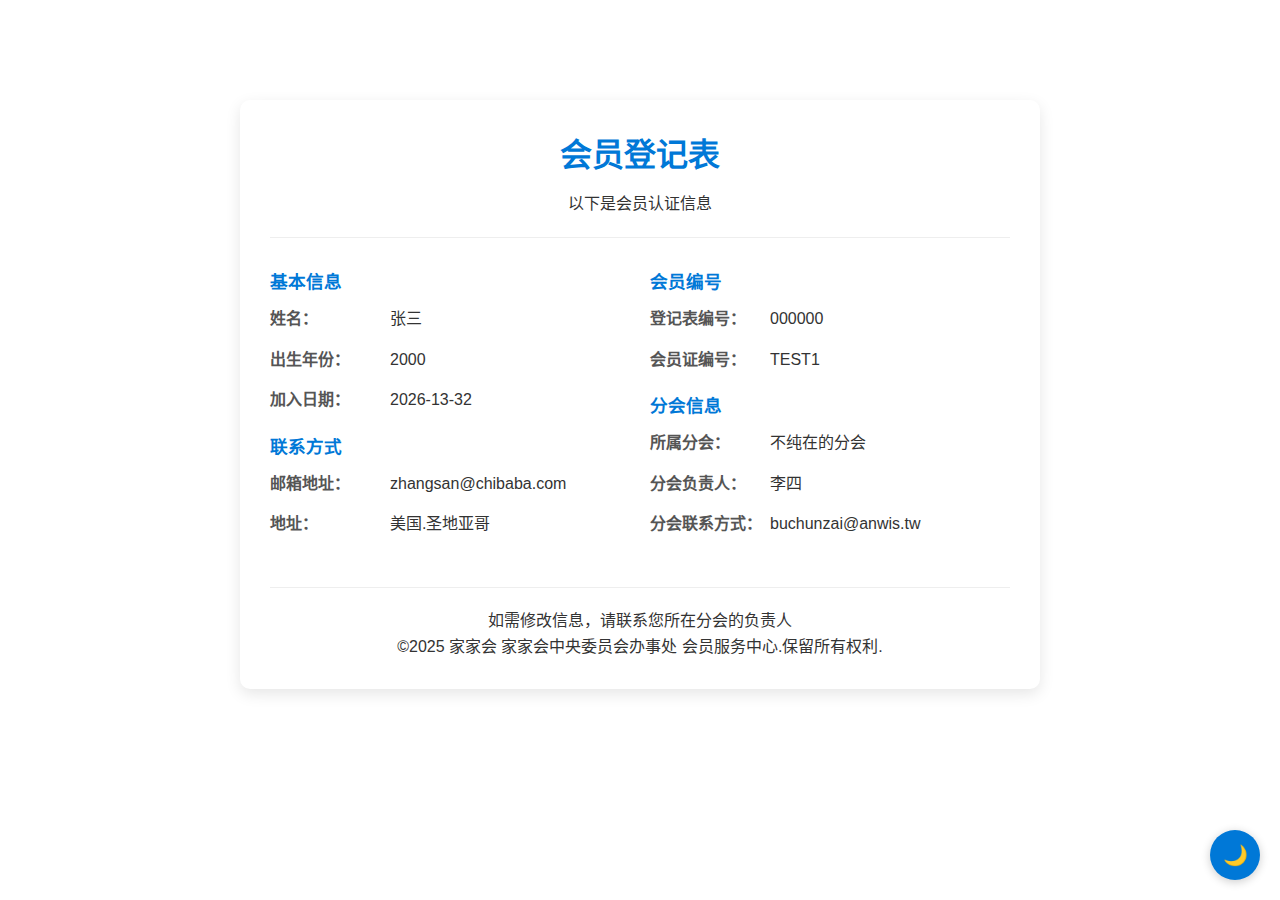
<file: 成员/000000.html>
<!DOCTYPE html>
<html lang="zh-CN">
<head>
    <meta charset="UTF-8">
    <meta name="viewport" content="width=device-width, initial-scale=1.0">
    <title>会员登记表 - 家家会</title>
    <link rel="stylesheet" href="专用样式/styles.css">
    <style>
        .member-container {
            max-width: 800px;
            margin: 100px auto 50px;
            padding: 30px;
            background: white;
            border-radius: 10px;
            box-shadow: 0 5px 15px rgba(0,0,0,0.1);
        }

        body.dark-mode .member-container {
            background: #333;
            box-shadow: 0 5px 15px rgba(0,0,0,0.3);
        }

        .member-header {
            text-align: center;
            margin-bottom: 30px;
            padding-bottom: 20px;
            border-bottom: 1px solid #eee;
        }

        body.dark-mode .member-header {
            border-bottom-color: #444;
        }

        .member-header h1 {
            color: #0078D7;
            margin-bottom: 10px;
        }

        .member-info {
            display: grid;
            grid-template-columns: 1fr 1fr;
            gap: 20px;
        }

        .info-group {
            margin-bottom: 20px;
        }

        .info-group h3 {
            color: #0078D7;
            margin-bottom: 10px;
            font-size: 1.1rem;
        }

        .info-item {
            display: flex;
            margin-bottom: 15px;
        }

        .info-label {
            width: 120px;
            font-weight: bold;
            color: #555;
        }

        body.dark-mode .info-label {
            color: #aaa;
        }

        .info-value {
            flex: 1;
        }

        .member-footer {
            text-align: center;
            margin-top: 30px;
            padding-top: 20px;
            border-top: 1px solid #eee;
        }

        body.dark-mode .member-footer {
            border-top-color: #444;
        }

        @media (max-width: 768px) {
            .member-info {
                grid-template-columns: 1fr;
            }
            
            .member-container {
                margin: 80px 20px 30px;
                padding: 20px;
            }
        }
    </style>
</head>
<body>

    <!-- 会员信息内容 -->
    <div class="member-container">
        <div class="member-header">
            <h1>会员登记表</h1>
            <p>以下是会员认证信息</p>
        </div>

        <div class="member-info">
            <div class="info-column">
                <div class="info-group">
                    <h3>基本信息</h3>
                    <div class="info-item">
                        <div class="info-label">姓名：</div>
                        <div class="info-value">张三</div>
                    </div>
                    <div class="info-item">
                        <div class="info-label">出生年份：</div>
                        <div class="info-value">2000</div>
                    </div>
                    <div class="info-item">
                        <div class="info-label">加入日期：</div>
                        <div class="info-value">2026-13-32</div>
                    </div>
                </div>

                <div class="info-group">
                    <h3>联系方式</h3>
                    <div class="info-item">
                        <div class="info-label">邮箱地址：</div>
                        <div class="info-value">zhangsan@chibaba.com</div>
                    </div>
                    <div class="info-item">
                        <div class="info-label">地址：</div>
                        <div class="info-value">美国.圣地亚哥</div>
                    </div>
                </div>
            </div>

            <div class="info-column">
                <div class="info-group">
                    <h3>会员编号</h3>
                    <div class="info-item">
                        <div class="info-label">登记表编号：</div>
                        <div class="info-value">000000</div>
                    </div>
                    <div class="info-item">
                        <div class="info-label">会员证编号：</div>
                        <div class="info-value">TEST1</div>
                    </div>
                </div>

                <div class="info-group">
                    <h3>分会信息</h3>
                    <div class="info-item">
                        <div class="info-label">所属分会：</div>
                        <div class="info-value">不纯在的分会</div>
                    </div>
                    <div class="info-item">
                        <div class="info-label">分会负责人：</div>
                        <div class="info-value">李四</div>
                    </div>
                    <div class="info-item">
                        <div class="info-label">分会联系方式：</div>
                        <div class="info-value">buchunzai@anwis.tw</div>
                    </div>
                </div>
            </div>
        </div>

        <div class="member-footer">
            <p>如需修改信息，请联系您所在分会的负责人</p>
            <p>©2025 家家会 家家会中央委员会办事处 会员服务中心.保留所有权利.</p>
        </div>
    </div>

    <!-- 深色模式切换按钮 -->
    <button class="theme-toggle" id="themeToggle">🌙</button>

    <script>
        // 检测系统主题偏好
        const prefersDarkScheme = window.matchMedia('(prefers-color-scheme: dark)');
        const themeToggle = document.getElementById('themeToggle');
        const body = document.body;

        // 初始化主题（优先使用本地存储的设置，其次使用系统偏好）
        const currentTheme = localStorage.getItem('theme') || 
                            (prefersDarkScheme.matches ? 'dark' : 'light');
        
        if (currentTheme === 'dark') {
            body.classList.add('dark-mode');
            themeToggle.textContent = '☀️';
        }

        // 监听系统主题变化
        prefersDarkScheme.addEventListener('change', (e) => {
            const newTheme = e.matches ? 'dark' : 'light';
            body.classList.toggle('dark-mode', e.matches);
            themeToggle.textContent = e.matches ? '☀️' : '🌙';
            localStorage.setItem('theme', newTheme);
        });

        // 切换主题
        themeToggle.addEventListener('click', () => {
            body.classList.toggle('dark-mode');
            const isDarkMode = body.classList.contains('dark-mode');
            themeToggle.textContent = isDarkMode ? '☀️' : '🌙';
            localStorage.setItem('theme', isDarkMode ? 'dark' : 'light');
        });
    </script>
</body>
</html>
</file>
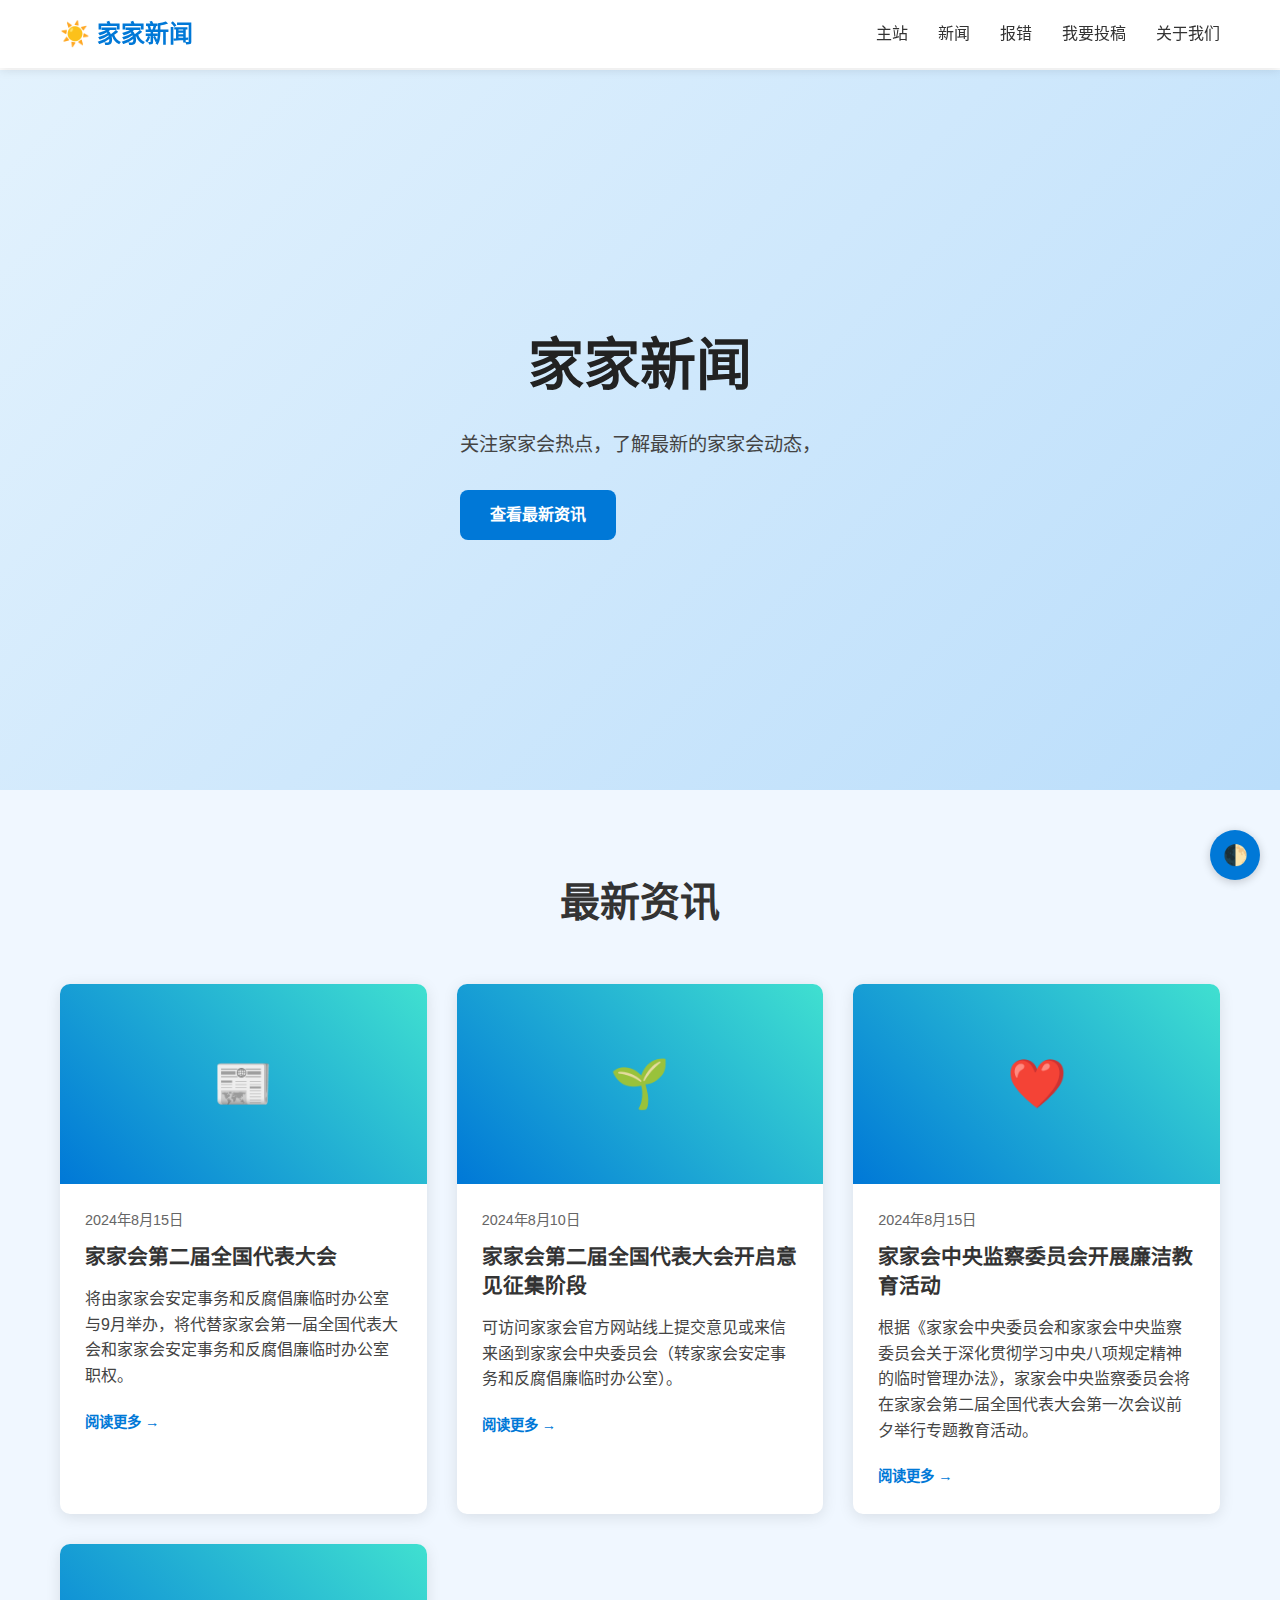
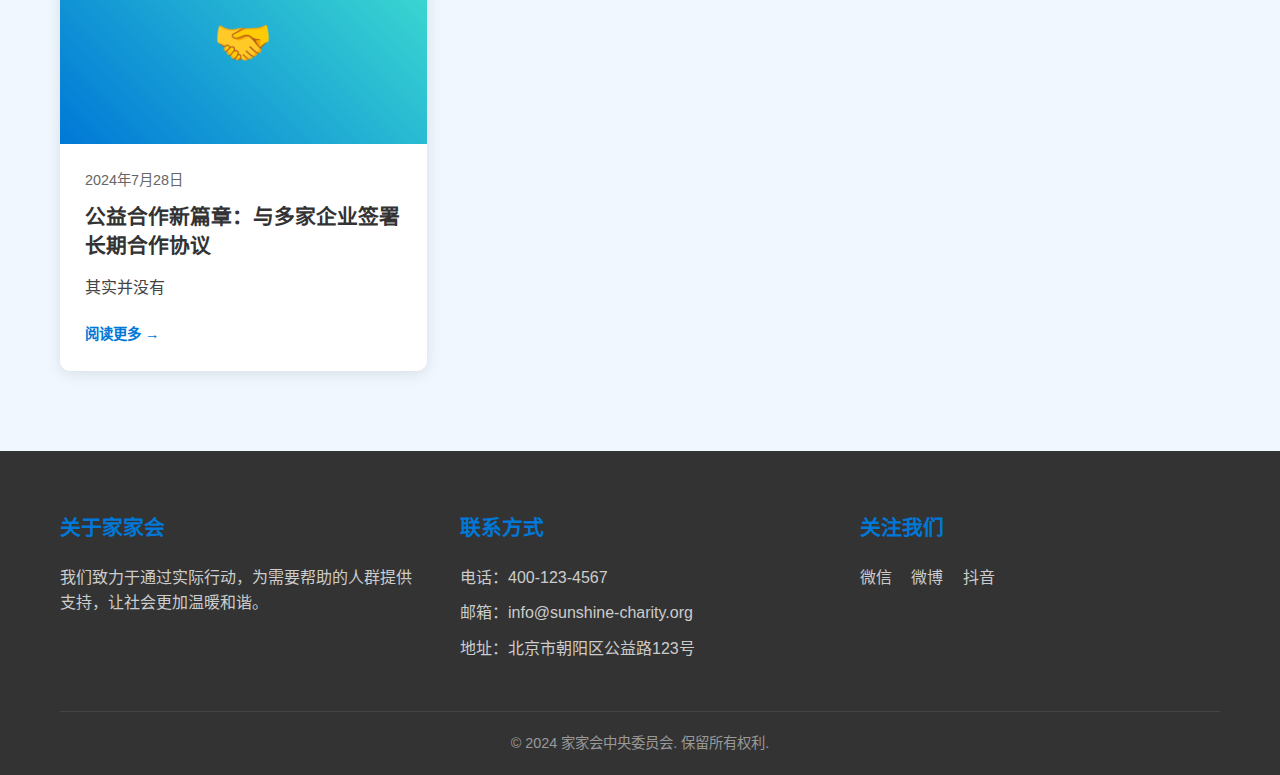
<file: 新闻/新闻.html>
<!DOCTYPE html>
<html lang="zh-CN">
<head>
    <meta charset="UTF-8">
    <meta name="viewport" content="width=device-width, initial-scale=1.0">
    <title>家家会新闻</title>
    <style>
        /* 基础样式重置 */
        * {
            margin: 0;
            padding: 0;
            box-sizing: border-box;
            font-family: '微软雅黑', 'PingFang SC', sans-serif;
        }

        body {
            line-height: 1.6;
            color: #333;
            background: #fff;
            transition: background 0.3s, color 0.3s;
        }

        body.dark-mode {
            background: #1a1a1a;
            color: #f0f0f0;
        }

        .container {
            max-width: 1200px;
            margin: 0 auto;
            padding: 0 20px;
        }

        /* 导航栏样式 */
        .header {
            background: #fff;
            box-shadow: 0 2px 10px rgba(0,0,0,0.1);
            position: fixed;
            width: 100%;
            top: 0;
            z-index: 1000;
            transition: background 0.3s;
        }

        body.dark-mode .header {
            background: #333;
            box-shadow: 0 2px 10px rgba(0,0,0,0.3);
        }

        .header .container {
            display: flex;
            justify-content: space-between;
            align-items: center;
            padding: 15px 20px;
        }

        .logo {
            font-size: 24px;
            font-weight: bold;
            color: #0078D7;
            text-decoration: none;
        }

        .nav-list {
            display: flex;
            list-style: none;
            gap: 30px;
        }

        .nav-list a {
            color: #333;
            text-decoration: none;
            font-size: 16px;
            transition: color 0.3s;
        }

        body.dark-mode .nav-list a {
            color: #f0f0f0;
        }

        .nav-list a:hover {
            color: #0078D7;
        }

        .mobile-menu {
            display: none;
            font-size: 24px;
            background: none;
            border: none;
            cursor: pointer;
        }

        /* 首页大图 - 新闻展示区域 */
        .hero {
            background: linear-gradient(135deg, #e3f2fd 0%, #bbdefb 100%);
            background-size: cover;
            background-position: center;
            height: 80vh;
            display: flex;
            align-items: center;
            color: #222;
            margin-top: 70px;
            transition: background 0.3s, color 0.3s;
        }

        body.dark-mode .hero {
            background: linear-gradient(135deg, #1a1a1a 0%, #2d2d2d 100%);
            color: #f0f0f0;
        }

        .hero h1 {
            font-size: 3.5rem;
            margin-bottom: 20px;
            text-align: center;
            width: 100%;
        }

        .hero p {
            font-size: 1.2rem;
            margin-bottom: 30px;
            max-width: 600px;
            margin-left: auto;
            margin-right: auto;
            text-align: center;
            color: #444;
        }

        body.dark-mode .hero p {
            color: #ccc;
        }

        /* 统一按钮样式 */
        .cta-button, .join-btn {
            display: inline-block;
            background: #0078D7;
            color: white;
            padding: 12px 30px;
            border-radius: 8px;
            text-decoration: none;
            font-weight: bold;
            transition: background 0.3s;
            border: none;
            cursor: pointer;
        }

        .cta-button:hover, .join-btn:hover {
            background: #005A9E;
        }

        .join-btn {
            background: transparent;
            color: #0078D7;
            border: 2px solid #0078D7;
        }

        .join-btn:hover {
            background: #0078D7;
            color: white;
        }

        /* 新闻区域样式 */
        .news-section {
            padding: 80px 0;
            background: #F0F7FF;
            transition: background 0.3s;
        }

        body.dark-mode .news-section {
            background: #2a2a2a;
        }

        .news-section h2 {
            text-align: center;
            font-size: 2.5rem;
            margin-bottom: 50px;
            color: #333;
        }

        body.dark-mode .news-section h2 {
            color: #f0f0f0;
        }

        .news-grid {
            display: grid;
            grid-template-columns: repeat(auto-fit, minmax(350px, 1fr));
            gap: 30px;
        }

        .news-card {
            background: white;
            border-radius: 10px;
            overflow: hidden;
            box-shadow: 0 3px 15px rgba(0,0,0,0.1);
            transition: transform 0.3s, background 0.3s;
        }

        body.dark-mode .news-card {
            background: #333;
            box-shadow: 0 3px 15px rgba(0,0,0,0.3);
        }

        .news-card:hover {
            transform: translateY(-5px);
        }

        .news-image {
            width: 100%;
            height: 200px;
            background: linear-gradient(45deg, #0078D7, #40E0D0);
            display: flex;
            align-items: center;
            justify-content: center;
            color: white;
            font-size: 3rem;
        }

        body.dark-mode .news-image {
            background: linear-gradient(45deg, #005A9E, #20B2AA);
        }

        .news-content {
            padding: 25px;
        }

        .news-date {
            color: #666;
            font-size: 0.9rem;
            margin-bottom: 10px;
        }

        body.dark-mode .news-date {
            color: #999;
        }

        .news-title {
            font-size: 1.3rem;
            font-weight: bold;
            margin-bottom: 15px;
            color: #333;
            line-height: 1.4;
        }

        body.dark-mode .news-title {
            color: #f0f0f0;
        }

        .news-excerpt {
            color: #444;
            line-height: 1.6;
            margin-bottom: 20px;
        }

        body.dark-mode .news-excerpt {
            color: #ccc;
        }

        .read-more {
            color: #0078D7;
            text-decoration: none;
            font-weight: bold;
            font-size: 0.9rem;
            transition: color 0.3s;
        }

        .read-more:hover {
            color: #005A9E;
        }

        /* 特色服务区域 */
        .services {
            padding: 80px 0;
            background: #fff;
            transition: background 0.3s;
        }

        body.dark-mode .services {
            background: #2a2a2a;
        }

        .services h2 {
            text-align: center;
            font-size: 2.5rem;
            margin-bottom: 50px;
            color: #333;
        }

        body.dark-mode .services h2 {
            color: #f0f0f0;
        }

        .service-cards {
            display: grid;
            grid-template-columns: repeat(auto-fit, minmax(300px, 1fr));
            gap: 30px;
        }

        .card {
            background: white;
            padding: 30px;
            border-radius: 10px;
            box-shadow: 0 3px 15px rgba(0,0,0,0.1);
            text-align: center;
            transition: transform 0.3s, background 0.3s;
        }

        body.dark-mode .card {
            background: #333;
            box-shadow: 0 3px 15px rgba(0,0,0,0.3);
        }

        .card:hover {
            transform: translateY(-10px);
        }

        .card .icon {
            font-size: 48px;
            margin-bottom: 20px;
            display: block;
        }

        .card h3 {
            font-size: 1.5rem;
            margin-bottom: 15px;
            color: #0078D7;
        }

        /* 底部信息 */
        .footer {
            background: #333;
            color: white;
            padding: 60px 0 20px;
        }

        .footer-content {
            display: grid;
            grid-template-columns: repeat(auto-fit, minmax(250px, 1fr));
            gap: 40px;
            margin-bottom: 40px;
        }

        .footer-section h4 {
            font-size: 1.3rem;
            margin-bottom: 20px;
            color: #0078D7;
        }

        .footer-section p {
            color: #ccc;
            margin-bottom: 10px;
        }

        .social-links a {
            color: #ccc;
            text-decoration: none;
            margin-right: 15px;
        }

        .copyright {
            text-align: center;
            padding-top: 20px;
            border-top: 1px solid #444;
            color: #999;
            font-size: 0.9rem;
        }

        /* 响应式设计 */
        @media (max-width: 768px) {
            .nav-list {
                display: none;
                position: absolute;
                top: 100%;
                left: 0;
                right: 0;
                background: white;
                flex-direction: column;
                padding: 20px;
                box-shadow: 0 5px 10px rgba(0,0,0,0.1);
            }

            body.dark-mode .nav-list {
                background: #333;
            }

            .nav-list.active {
                display: flex;
            }

            .nav-list li {
                margin: 10px 0;
            }

            .mobile-menu {
                display: block;
            }

            .hero h1 {
                font-size: 2.5rem;
            }

            .news-grid,
            .service-cards {
                grid-template-columns: 1fr;
            }
        }

        /* 深色模式切换按钮 */
        .theme-toggle {
            position: fixed;
            bottom: 20px;
            right: 20px;
            background: #0078D7;
            color: white;
            border: none;
            border-radius: 50%;
            width: 50px;
            height: 50px;
            font-size: 20px;
            cursor: pointer;
            display: flex;
            align-items: center;
            justify-content: center;
            box-shadow: 0 2px 10px rgba(0,0,0,0.2);
            transition: background 0.3s;
        }

        .theme-toggle:hover {
            background: #005A9E;
        }
    </style>
</head>
<body>
    <!-- 导航栏 -->
    <header class="header">
        <div class="container">
            <a href="#" class="logo">☀️ 家家新闻</a>
            <nav>
                <ul class="nav-list">
                    <li><a href="/index">主站</a></li>
                    <li><a href="#news">新闻</a></li>
                    <li><a href="#services">报错</a></li>
                    <li><a href="#activities">我要投稿</a></li>
                    <li><a href="#about">关于我们</a></li>
                </ul>
            </nav>
            <button class="mobile-menu">☰</button>
        </div>
    </header>

    <!-- 主页面 - 新闻展示 -->
    <section class="hero" id="home">
        <div class="container">
            <h1>家家新闻</h1>
            <p>关注家家会热点，了解最新的家家会动态，</p>
            <a href="#news" class="cta-button">查看最新资讯</a>
        </div>
    </section>

    <!-- 新闻资讯区域 -->
    <section class="news-section" id="news">
        <div class="container">
            <h2>最新资讯</h2>
            <div class="news-grid">
                <!-- 新闻卡片 1 -->
                <article class="news-card">
                    <div class="news-image">📰</div>
                    <div class="news-content">
                        <div class="news-date">2024年8月15日</div>
                        <h3 class="news-title">家家会第二届全国代表大会</h3>
                        <p class="news-excerpt">
                            将由家家会安定事务和反腐倡廉临时办公室与9月举办，将代替家家会第一届全国代表大会和家家会安定事务和反腐倡廉临时办公室职权。
                        </p>
                        <a href="#" class="read-more">阅读更多 →</a>
                    </div>
                </article>

                <!-- 新闻卡片 2 -->
                <article class="news-card">
                    <div class="news-image">🌱</div>
                    <div class="news-content">
                        <div class="news-date">2024年8月10日</div>
                        <h3 class="news-title">家家会第二届全国代表大会开启意见征集阶段</h3>
                        <p class="news-excerpt">
                            可访问家家会官方网站线上提交意见或来信来函到家家会中央委员会（转家家会安定事务和反腐倡廉临时办公室）。
                        </p>
                        <a href="#" class="read-more">阅读更多 →</a>
                    </div>
                </article>

                <!-- 新闻卡片 3 -->
                <article class="news-card">
                    <div class="news-image">❤️</div>
                    <div class="news-content">
                        <div class="news-date">2024年8月15日</div>
                        <h3 class="news-title">家家会中央监察委员会开展廉洁教育活动</h3>
                        <p class="news-excerpt">
                            根据《家家会中央委员会和家家会中央监察委员会关于深化贯彻学习中央八项规定精神的临时管理办法》，家家会中央监察委员会将在家家会第二届全国代表大会第一次会议前夕举行专题教育活动。
                        </p>
                        <a href="#" class="read-more">阅读更多 →</a>
                    </div>
                </article>

                <!-- 新闻卡片 4 -->
                <article class="news-card">
                    <div class="news-image">🤝</div>
                    <div class="news-content">
                        <div class="news-date">2024年7月28日</div>
                        <h3 class="news-title">公益合作新篇章：与多家企业签署长期合作协议</h3>
                        <p class="news-excerpt">
                            其实并没有
                        </p>
                        <a href="#" class="read-more">阅读更多 →</a>
                    </div>
                </article>

            </div>
        </div>
    </section>

    <!-- 底部 -->
    <footer class="footer">
        <div class="container">
            <div class="footer-content">
                <div class="footer-section">
                    <h4>关于家家会</h4>
                    <p>我们致力于通过实际行动，为需要帮助的人群提供支持，让社会更加温暖和谐。</p>
                </div>
                <div class="footer-section">
                    <h4>联系方式</h4>
                    <p>电话：400-123-4567</p>
                    <p>邮箱：info@sunshine-charity.org</p>
                    <p>地址：北京市朝阳区公益路123号</p>
                </div>
                <div class="footer-section">
                    <h4>关注我们</h4>
                    <div class="social-links">
                        <a href="#">微信</a>
                        <a href="#">微博</a>
                        <a href="#">抖音</a>
                    </div>
                </div>
            </div>
            <div class="copyright">
                <p>&copy; 2024 家家会中央委员会. 保留所有权利.</p>
            </div>
        </div>
    </footer>

    <!-- 深色模式切换按钮 -->
    <button class="theme-toggle" onclick="toggleTheme()">🌓</button>

    <script>
        // 深色模式切换功能
        function toggleTheme() {
            document.body.classList.toggle('dark-mode');
            const isDark = document.body.classList.contains('dark-mode');
            localStorage.setItem('darkMode', isDark);
        }

        // 页面加载时恢复深色模式设置
        document.addEventListener('DOMContentLoaded', function() {
            const isDark = localStorage.getItem('darkMode') === 'true';
            if (isDark) {
                document.body.classList.add('dark-mode');
            }
        });

        // 移动端菜单切换（简单实现）
        document.querySelector('.mobile-menu').addEventListener('click', function() {
            document.querySelector('.nav-list').classList.toggle('active');
        });
    </script>
</body>
</html>
</file>
<file: 样式/styles.css>
/* 基础样式重置 */
* {
    margin: 0;
    padding: 0;
    box-sizing: border-box;
    font-family: '微软雅黑', 'PingFang SC', sans-serif;
}

body {
    line-height: 1.6;
    color: #333;
    background: #fff;
    transition: background 0.3s, color 0.3s;
}

body.dark-mode {
    background: #1a1a1a;
    color: #f0f0f0;
}

.container {
    max-width: 1200px;
    margin: 0 auto;
    padding: 0 20px;
}

/* 导航栏样式 */
.header {
    background: #fff;
    box-shadow: 0 2px 10px rgba(0,0,0,0.1);
    position: fixed;
    width: 100%;
    top: 0;
    z-index: 1000;
    transition: background 0.3s;
}

body.dark-mode .header {
    background: #333;
    box-shadow: 0 2px 10px rgba(0,0,0,0.3);
}

.header .container {
    display: flex;
    justify-content: space-between;
    align-items: center;
    padding: 15px 20px;
}

.logo {
    font-size: 24px;
    font-weight: bold;
    color: #0078D7;
    text-decoration: none;
}

.nav-list {
    display: flex;
    list-style: none;
    gap: 30px;
}

.nav-list a {
    color: #333;
    text-decoration: none;
    font-size: 16px;
    transition: color 0.3s;
}

body.dark-mode .nav-list a {
    color: #f0f0f0;
}

.nav-list a:hover {
    color: #0078D7;
}

.mobile-menu {
    display: none;
    font-size: 24px;
    background: none;
    border: none;
    cursor: pointer;
}

/* 首页大图 - 适配暗色模式 */
.hero {
    background: #fff;
    background-size: cover;
    background-position: center;
    height: 80vh;
    display: flex;
    align-items: center;
    color: #222;
    margin-top: 70px;
    transition: background 0.3s, color 0.3s;
}

body.dark-mode .hero {
    background: #2a2a2a;
    color: #f0f0f0;
}

.hero h1 {
    font-size: 3.5rem;
    margin-bottom: 20px;
}

.hero p {
    font-size: 1.2rem;
    margin-bottom: 30px;
    max-width: 600px;
    color: #444;
}

body.dark-mode .hero p {
    color: #ccc;
}

/* 统一按钮样式 - 圆角矩形 */
.cta-button, .join-btn {
    display: inline-block;
    background: #0078D7;
    color: white;
    padding: 12px 30px;
    border-radius: 8px;
    text-decoration: none;
    font-weight: bold;
    transition: background 0.3s;
    border: none;
    cursor: pointer;
}

.cta-button:hover, .join-btn:hover {
    background: #005A9E;
}

.join-btn {
    background: transparent;
    color: #0078D7;
    border: 2px solid #0078D7;
}

.join-btn:hover {
    background: #0078D7;
    color: white;
}

/* 核心服务 */
.services {
    padding: 80px 0;
    background: #F0F7FF;
    transition: background 0.3s;
}

body.dark-mode .services {
    background: #2a2a2a;
}

.services h2 {
    text-align: center;
    font-size: 2.5rem;
    margin-bottom: 50px;
    color: #333;
}

body.dark-mode .services h2 {
    color: #f0f0f0;
}

.service-cards {
    display: grid;
    grid-template-columns: repeat(auto-fit, minmax(300px, 1fr));
    gap: 30px;
}

.card {
    background: white;
    padding: 30px;
    border-radius: 10px;
    box-shadow: 0 3px 15px rgba(0,0,0,0.1);
    text-align: center;
    transition: transform 0.3s, background 0.3s;
}

body.dark-mode .card {
    background: #333;
    box-shadow: 0 3px 15px rgba(0,0,0,0.3);
}

.card:hover {
    transform: translateY(-10px);
}

.card .icon {
    font-size: 48px;
    margin-bottom: 20px;
    display: block;
}

.card h3 {
    font-size: 1.5rem;
    margin-bottom: 15px;
    color: #0078D7;
}

/* 活动列表 */
.activities {
    padding: 80px 0;
}

.activities h2 {
    text-align: center;
    font-size: 2.5rem;
    margin-bottom: 50px;
    color: #333;
}

body.dark-mode .activities h2 {
    color: #f0f0f0;
}

.activity-list {
    display: grid;
    grid-template-columns: repeat(auto-fit, minmax(350px, 1fr));
    gap: 30px;
}

.activity-card {
    background: white;
    padding: 25px;
    border-radius: 10px;
    box-shadow: 0 3px 15px rgba(0,0,0,0.1);
    transition: background 0.3s;
}

body.dark-mode .activity-card {
    background: #333;
    box-shadow: 0 3px 15px rgba(0,0,0,0.3);
}

.activity-card h3 {
    font-size: 1.4rem;
    margin-bottom: 15px;
    color: #0078D7;
}

.time {
    color: #666;
    font-size: 0.9rem;
    margin-bottom: 10px;
}

body.dark-mode .time {
    color: #999;
}

.desc {
    color: #444;
    margin-bottom: 20px;
}

body.dark-mode .desc {
    color: #ccc;
}

/* 底部信息 */
.footer {
    background: #333;
    color: white;
    padding: 60px 0 20px;
}

.footer-content {
    display: grid;
    grid-template-columns: repeat(auto-fit, minmax(250px, 1fr));
    gap: 40px;
    margin-bottom: 40px;
}

.footer-section h4 {
    font-size: 1.3rem;
    margin-bottom: 20px;
    color: #0078D7;
}

.footer-section p {
    color: #ccc;
    margin-bottom: 10px;
}

.social-links a {
    color: #ccc;
    text-decoration: none;
    margin-right: 15px;
}

.copyright {
    text-align: center;
    padding-top: 20px;
    border-top: 1px solid #444;
    color: #999;
    font-size: 0.9rem;
}

/* 响应式设计 */
@media (max-width: 768px) {
    .nav-list {
        display: none;
        position: absolute;
        top: 100%;
        left: 0;
        right: 0;
        background: white;
        flex-direction: column;
        padding: 20px;
        box-shadow: 0 5px 10px rgba(0,0,0,0.1);
    }

    body.dark-mode .nav-list {
        background: #333;
    }

    .nav-list.active {
        display: flex;
    }

    .nav-list li {
        margin: 10px 0;
    }

    .mobile-menu {
        display: block;
    }

    .hero h1 {
        font-size: 2.5rem;
    }

    .service-cards,
    .activity-list {
        grid-template-columns: 1fr;
    }
}

/* 深色模式切换按钮 */
.theme-toggle {
    position: fixed;
    bottom: 20px;
    right: 20px;
    background: #0078D7;
    color: white;
    border: none;
    border-radius: 50%;
    width: 50px;
    height: 50px;
    font-size: 20px;
    cursor: pointer;
    display: flex;
    align-items: center;
    justify-content: center;
    box-shadow: 0 2px 10px rgba(0,0,0,0.2);
    transition: background 0.3s;
}

.theme-toggle:hover {
    background: #005A9E;
}
</file>
<file: jiajiahui/styles.css>
/* 基础样式重置 */
* {
    margin: 0;
    padding: 0;
    box-sizing: border-box;
    font-family: '微软雅黑', 'PingFang SC', sans-serif;
}

body {
    line-height: 1.6;
    color: #333;
    background: #fff;
    transition: background 0.3s, color 0.3s;
}

body.dark-mode {
    background: #1a1a1a;
    color: #f0f0f0;
}

.container {
    max-width: 1200px;
    margin: 0 auto;
    padding: 0 20px;
}

/* 导航栏样式 */
.header {
    background: #fff;
    box-shadow: 0 2px 10px rgba(0,0,0,0.1);
    position: fixed;
    width: 100%;
    top: 0;
    z-index: 1000;
    transition: background 0.3s;
}

body.dark-mode .header {
    background: #333;
    box-shadow: 0 2px 10px rgba(0,0,0,0.3);
}

.header .container {
    display: flex;
    justify-content: space-between;
    align-items: center;
    padding: 15px 20px;
}

.logo {
    font-size: 24px;
    font-weight: bold;
    color: #0078D7;
    text-decoration: none;
}

.nav-list {
    display: flex;
    list-style: none;
    gap: 30px;
}

.nav-list a {
    color: #333;
    text-decoration: none;
    font-size: 16px;
    transition: color 0.3s;
}

body.dark-mode .nav-list a {
    color: #f0f0f0;
}

.nav-list a:hover {
    color: #0078D7;
}

.mobile-menu {
    display: none;
    font-size: 24px;
    background: none;
    border: none;
    cursor: pointer;
}

/* 首页大图 - 适配暗色模式 */
.hero {
    background: #fff;
    background-size: cover;
    background-position: center;
    height: 80vh;
    display: flex;
    align-items: center;
    color: #222;
    margin-top: 70px;
    transition: background 0.3s, color 0.3s;
}

body.dark-mode .hero {
    background: #2a2a2a;
    color: #f0f0f0;
}

.hero h1 {
    font-size: 3.5rem;
    margin-bottom: 20px;
}

.hero p {
    font-size: 1.2rem;
    margin-bottom: 30px;
    max-width: 600px;
    color: #444;
}

body.dark-mode .hero p {
    color: #ccc;
}

/* 统一按钮样式 - 圆角矩形 */
.cta-button, .join-btn {
    display: inline-block;
    background: #0078D7;
    color: white;
    padding: 12px 30px;
    border-radius: 8px;
    text-decoration: none;
    font-weight: bold;
    transition: background 0.3s;
    border: none;
    cursor: pointer;
}

.cta-button:hover, .join-btn:hover {
    background: #005A9E;
}

.join-btn {
    background: transparent;
    color: #0078D7;
    border: 2px solid #0078D7;
}

.join-btn:hover {
    background: #0078D7;
    color: white;
}

/* 核心服务 */
.services {
    padding: 80px 0;
    background: #F0F7FF;
    transition: background 0.3s;
}

body.dark-mode .services {
    background: #2a2a2a;
}

.services h2 {
    text-align: center;
    font-size: 2.5rem;
    margin-bottom: 50px;
    color: #333;
}

body.dark-mode .services h2 {
    color: #f0f0f0;
}

.service-cards {
    display: grid;
    grid-template-columns: repeat(auto-fit, minmax(300px, 1fr));
    gap: 30px;
}

.card {
    background: white;
    padding: 30px;
    border-radius: 10px;
    box-shadow: 0 3px 15px rgba(0,0,0,0.1);
    text-align: center;
    transition: transform 0.3s, background 0.3s;
}

body.dark-mode .card {
    background: #333;
    box-shadow: 0 3px 15px rgba(0,0,0,0.3);
}

.card:hover {
    transform: translateY(-10px);
}

.card .icon {
    font-size: 48px;
    margin-bottom: 20px;
    display: block;
}

.card h3 {
    font-size: 1.5rem;
    margin-bottom: 15px;
    color: #0078D7;
}

/* 活动列表 */
.activities {
    padding: 80px 0;
}

.activities h2 {
    text-align: center;
    font-size: 2.5rem;
    margin-bottom: 50px;
    color: #333;
}

body.dark-mode .activities h2 {
    color: #f0f0f0;
}

.activity-list {
    display: grid;
    grid-template-columns: repeat(auto-fit, minmax(350px, 1fr));
    gap: 30px;
}

.activity-card {
    background: white;
    padding: 25px;
    border-radius: 10px;
    box-shadow: 0 3px 15px rgba(0,0,0,0.1);
    transition: background 0.3s;
}

body.dark-mode .activity-card {
    background: #333;
    box-shadow: 0 3px 15px rgba(0,0,0,0.3);
}

.activity-card h3 {
    font-size: 1.4rem;
    margin-bottom: 15px;
    color: #0078D7;
}

.time {
    color: #666;
    font-size: 0.9rem;
    margin-bottom: 10px;
}

body.dark-mode .time {
    color: #999;
}

.desc {
    color: #444;
    margin-bottom: 20px;
}

body.dark-mode .desc {
    color: #ccc;
}

/* 底部信息 */
.footer {
    background: #333;
    color: white;
    padding: 60px 0 20px;
}

.footer-content {
    display: grid;
    grid-template-columns: repeat(auto-fit, minmax(250px, 1fr));
    gap: 40px;
    margin-bottom: 40px;
}

.footer-section h4 {
    font-size: 1.3rem;
    margin-bottom: 20px;
    color: #0078D7;
}

.footer-section p {
    color: #ccc;
    margin-bottom: 10px;
}

.social-links a {
    color: #ccc;
    text-decoration: none;
    margin-right: 15px;
}

.copyright {
    text-align: center;
    padding-top: 20px;
    border-top: 1px solid #444;
    color: #999;
    font-size: 0.9rem;
}

/* 响应式设计 */
@media (max-width: 768px) {
    .nav-list {
        display: none;
        position: absolute;
        top: 100%;
        left: 0;
        right: 0;
        background: white;
        flex-direction: column;
        padding: 20px;
        box-shadow: 0 5px 10px rgba(0,0,0,0.1);
    }

    body.dark-mode .nav-list {
        background: #333;
    }

    .nav-list.active {
        display: flex;
    }

    .nav-list li {
        margin: 10px 0;
    }

    .mobile-menu {
        display: block;
    }

    .hero h1 {
        font-size: 2.5rem;
    }

    .service-cards,
    .activity-list {
        grid-template-columns: 1fr;
    }
}

/* 深色模式切换按钮 */
.theme-toggle {
    position: fixed;
    bottom: 20px;
    right: 20px;
    background: #0078D7;
    color: white;
    border: none;
    border-radius: 50%;
    width: 50px;
    height: 50px;
    font-size: 20px;
    cursor: pointer;
    display: flex;
    align-items: center;
    justify-content: center;
    box-shadow: 0 2px 10px rgba(0,0,0,0.2);
    transition: background 0.3s;
}

.theme-toggle:hover {
    background: #005A9E;
}
</file>
<file: 成员/专用样式/styles.css>
/* 基础样式重置 */
* {
    margin: 0;
    padding: 0;
    box-sizing: border-box;
    font-family: '微软雅黑', 'PingFang SC', sans-serif;
}

body {
    line-height: 1.6;
    color: #333;
    background: #fff;
    transition: background 0.3s, color 0.3s;
}

body.dark-mode {
    background: #1a1a1a;
    color: #f0f0f0;
}

.container {
    max-width: 1200px;
    margin: 0 auto;
    padding: 0 20px;
}

/* 导航栏样式 */
.header {
    background: #fff;
    box-shadow: 0 2px 10px rgba(0,0,0,0.1);
    position: fixed;
    width: 100%;
    top: 0;
    z-index: 1000;
    transition: background 0.3s;
}

body.dark-mode .header {
    background: #333;
    box-shadow: 0 2px 10px rgba(0,0,0,0.3);
}

.header .container {
    display: flex;
    justify-content: space-between;
    align-items: center;
    padding: 15px 20px;
}

.logo {
    font-size: 24px;
    font-weight: bold;
    color: #0078D7;
    text-decoration: none;
}

.nav-list {
    display: flex;
    list-style: none;
    gap: 30px;
}

.nav-list a {
    color: #333;
    text-decoration: none;
    font-size: 16px;
    transition: color 0.3s;
}

body.dark-mode .nav-list a {
    color: #f0f0f0;
}

.nav-list a:hover {
    color: #0078D7;
}

.search-box {
    display: flex;
    align-items: center;
    gap: 10px;
}

.search-box input {
    padding: 8px 15px;
    border: 1px solid #ddd;
    border-radius: 20px;
    outline: none;
}

.search-box button {
    padding: 8px 15px;
    background: #0078D7;
    color: white;
    border: none;
    border-radius: 20px;
    cursor: pointer;
}

.mobile-menu {
    display: none;
    font-size: 24px;
    background: none;
    border: none;
    cursor: pointer;
}

/* 首页大图 - 适配暗色模式 */
.hero {
    background: #fff;
    background-size: cover;
    background-position: center;
    height: 80vh;
    display: flex;
    align-items: center;
    color: #222;
    margin-top: 70px;
    transition: background 0.3s, color 0.3s;
}

body.dark-mode .hero {
    background: #2a2a2a;
    color: #f0f0f0;
}

.hero h1 {
    font-size: 3.5rem;
    margin-bottom: 20px;
}

.hero p {
    font-size: 1.2rem;
    margin-bottom: 30px;
    max-width: 600px;
    color: #444;
}

body.dark-mode .hero p {
    color: #ccc;
}

/* 社区公告 */
.announcements {
    padding: 60px 0;
    background: #f9f9f9;
}

body.dark-mode .announcements {
    background: #2a2a2a;
}

.announcement-list {
    display: grid;
    grid-template-columns: repeat(auto-fit, minmax(300px, 1fr));
    gap: 20px;
}

.announcement-card {
    background: white;
    padding: 20px;
    border-radius: 8px;
    box-shadow: 0 3px 10px rgba(0,0,0,0.1);
}

body.dark-mode .announcement-card {
    background: #333;
    box-shadow: 0 3px 10px rgba(0,0,0,0.3);
}

.announcement-card h3 {
    color: #0078D7;
    margin-bottom: 10px;
}

.announcement-card .time {
    color: #666;
    font-size: 0.9rem;
}

body.dark-mode .announcement-card .time {
    color: #999;
}

.announcement-card .desc {
    color: #444;
    margin-top: 10px;
}

body.dark-mode .announcement-card .desc {
    color: #ccc;
}

/* 热门活动轮播 */
.hot-activities {
    padding: 60px 0;
}

.carousel {
    position: relative;
    overflow: hidden;
    border-radius: 10px;
    box-shadow: 0 5px 15px rgba(0,0,0,0.1);
}

body.dark-mode .carousel {
    box-shadow: 0 5px 15px rgba(0,0,0,0.3);
}

.carousel-item {
    display: none;
    position: relative;
}

.carousel-item.active {
    display: block;
}

.carousel-item img {
    width: 100%;
    height: auto;
    display: block;
}

.carousel-item h3 {
    position: absolute;
    bottom: 20px;
    left: 20px;
    color: white;
    font-size: 1.8rem;
    text-shadow: 0 2px 5px rgba(0,0,0,0.5);
}

/* 统一按钮样式 - 圆角矩形 */
.cta-button, .join-btn {
    display: inline-block;
    background: #0078D7;
    color: white;
    padding: 12px 30px;
    border-radius: 8px;
    text-decoration: none;
    font-weight: bold;
    transition: background 0.3s;
    border: none;
    cursor: pointer;
}

.cta-button:hover, .join-btn:hover {
    background: #005A9E;
}

.join-btn {
    background: transparent;
    color: #0078D7;
    border: 2px solid #0078D7;
}

.join-btn:hover {
    background: #0078D7;
    color: white;
}

/* 活动收藏按钮 */
.favorite-btn {
    position: absolute;
    top: 15px;
    right: 15px;
    background: none;
    border: none;
    font-size: 1.5rem;
    cursor: pointer;
    color: #ccc;
}

.favorite-btn.active {
    color: red;
}

/* 快速导航 */
.quick-nav {
    position: fixed;
    right: 20px;
    bottom: 80px;
    display: flex;
    flex-direction: column;
    gap: 15px;
    z-index: 999;
}

.quick-nav-btn {
    display: flex;
    align-items: center;
    justify-content: center;
    width: 50px;
    height: 50px;
    background: #0078D7;
    color: white;
    border-radius: 50%;
    font-size: 1.5rem;
    text-decoration: none;
    box-shadow: 0 2px 10px rgba(0,0,0,0.2);
    transition: transform 0.3s;
}

.quick-nav-btn:hover {
    transform: scale(1.1);
}

/* 核心服务 */
.services {
    padding: 80px 0;
    background: #F0F7FF;
    transition: background 0.3s;
}

body.dark-mode .services {
    background: #2a2a2a;
}

.services h2 {
    text-align: center;
    font-size: 2.5rem;
    margin-bottom: 50px;
    color: #333;
}

body.dark-mode .services h2 {
    color: #f0f0f0;
}

.service-cards {
    display: grid;
    grid-template-columns: repeat(auto-fit, minmax(300px, 1fr));
    gap: 30px;
}

.card {
    background: white;
    padding: 30px;
    border-radius: 10px;
    box-shadow: 0 3px 15px rgba(0,0,0,0.1);
    text-align: center;
    transition: transform 0.3s, background 0.3s;
}

body.dark-mode .card {
    background: #333;
    box-shadow: 0 3px 15px rgba(0,0,0,0.3);
}

.card:hover {
    transform: translateY(-10px);
}

.card .icon {
    font-size: 48px;
    margin-bottom: 20px;
    display: block;
}

.card h3 {
    font-size: 1.5rem;
    margin-bottom: 15px;
    color: #0078D7;
}

/* 活动列表 */
.activities {
    padding: 80px 0;
}

.activities h2 {
    text-align: center;
    font-size: 2.5rem;
    margin-bottom: 50px;
    color: #333;
}

body.dark-mode .activities h2 {
    color: #f0f0f0;
}

.activity-list {
    display: grid;
    grid-template-columns: repeat(auto-fit, minmax(350px, 1fr));
    gap: 30px;
}

.activity-card {
    position: relative;
    background: white;
    padding: 25px;
    border-radius: 10px;
    box-shadow: 0 3px 15px rgba(0,0,0,0.1);
    transition: background 0.3s;
}

body.dark-mode .activity-card {
    background: #333;
    box-shadow: 0 3px 15px rgba(0,0,0,0.3);
}

.activity-card h3 {
    font-size: 1.4rem;
    margin-bottom: 15px;
    color: #0078D7;
}

.time {
    color: #666;
    font-size: 0.9rem;
    margin-bottom: 10px;
}

body.dark-mode .time {
    color: #999;
}

.desc {
    color: #444;
    margin-bottom: 20px;
}

body.dark-mode .desc {
    color: #ccc;
}

/* 底部信息 */
.footer {
    background: #333;
    color: white;
    padding: 60px 0 20px;
}

.footer-content {
    display: grid;
    grid-template-columns: repeat(auto-fit, minmax(250px, 1fr));
    gap: 40px;
    margin-bottom: 40px;
}

.footer-section h4 {
    font-size: 1.3rem;
    margin-bottom: 20px;
    color: #0078D7;
}

.footer-section p {
    color: #ccc;
    margin-bottom: 10px;
}

.social-links a {
    color: #ccc;
    text-decoration: none;
    margin-right: 15px;
}

.feedback-link {
    text-align: center;
    margin-bottom: 20px;
}

.feedback-link a {
    color: #0078D7;
    text-decoration: none;
}

.copyright {
    text-align: center;
    padding-top: 20px;
    border-top: 1px solid #444;
    color: #999;
    font-size: 0.9rem;
}

/* 响应式设计 */
@media (max-width: 768px) {
    .nav-list {
        display: none;
        position: absolute;
        top: 100%;
        left: 0;
        right: 0;
        background: white;
        flex-direction: column;
        padding: 20px;
        box-shadow: 0 5px 10px rgba(0,0,0,0.1);
    }

    body.dark-mode .nav-list {
        background: #333;
    }

    .nav-list.active {
        display: flex;
    }

    .nav-list li {
        margin: 10px 0;
    }

    .search-box {
        display: none;
    }

    .mobile-menu {
        display: block;
    }

    .hero h1 {
        font-size: 2.5rem;
    }

    .service-cards,
    .activity-list {
        grid-template-columns: 1fr;
    }

    .quick-nav {
        bottom: 20px;
        right: 20px;
    }
}

/* 深色模式切换按钮 */
.theme-toggle {
    position: fixed;
    bottom: 20px;
    right: 20px;
    background: #0078D7;
    color: white;
    border: none;
    border-radius: 50%;
    width: 50px;
    height: 50px;
    font-size: 20px;
    cursor: pointer;
    display: flex;
    align-items: center;
    justify-content: center;
    box-shadow: 0 2px 10px rgba(0,0,0,0.2);
    transition: background 0.3s;
}

.theme-toggle:hover {
    background: #005A9E;
}
</file>
